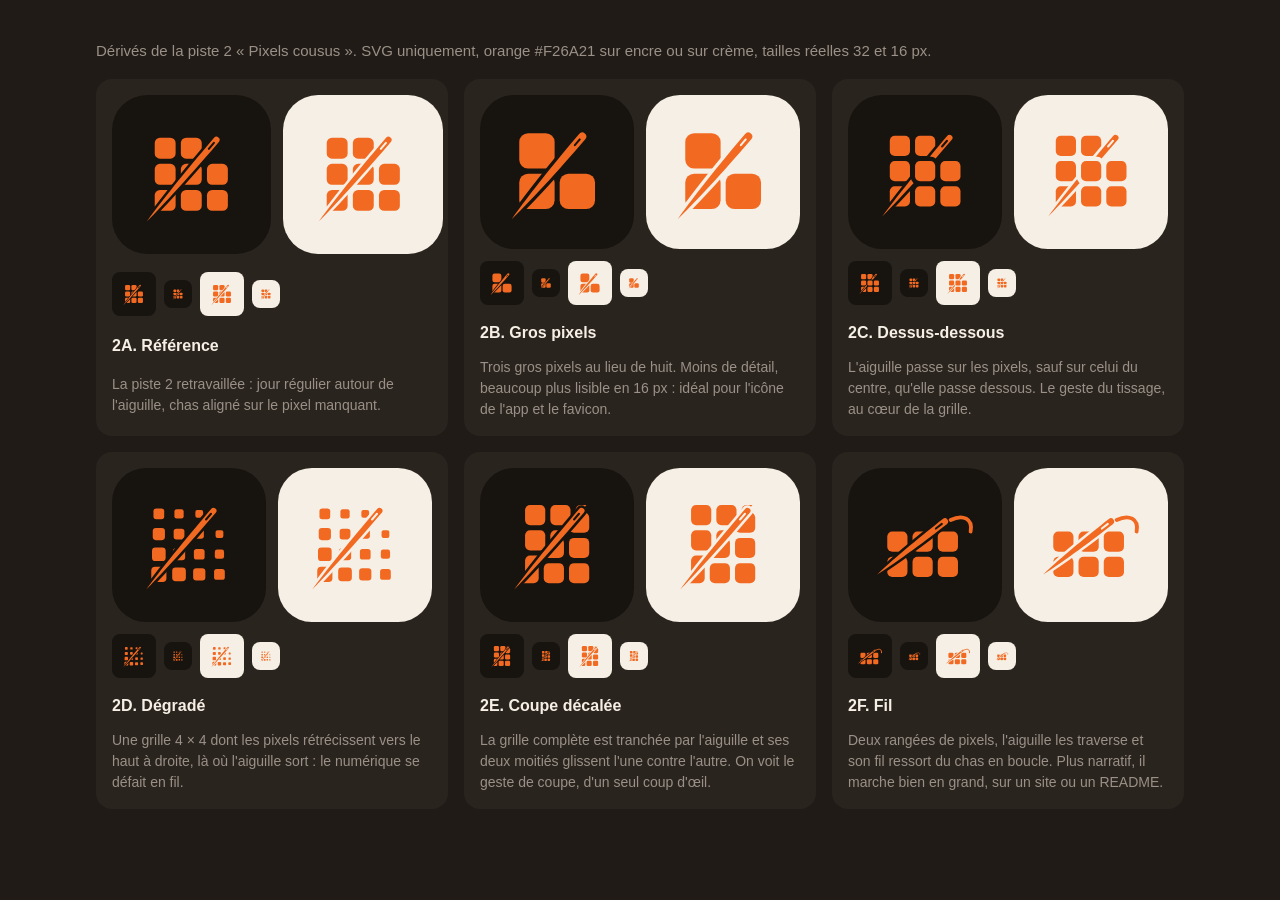
<file: brand/showcase-2.html>
<!doctype html><html lang="fr"><head><meta charset="utf-8"><meta name="viewport" content="width=device-width,initial-scale=1"><title>Weft — dérivés de Pixels cousus</title><style>*{box-sizing:border-box}body{margin:0}.lead{color:var(--muted-foreground,#9a9087);margin:0 0 16px}
.grid{display:grid;grid-template-columns:repeat(auto-fill,minmax(280px,1fr));gap:16px}
article{background:var(--card,#2a241f);color:var(--card-foreground,#F6EFE6);border-radius:16px;padding:16px;display:grid;grid-template-columns:1fr 1fr;gap:12px}
.tile{aspect-ratio:1;border-radius:22%;display:grid;place-items:center;padding:9%;color:#F26A21}.dark{background:#17130F}.light{background:#F6EFE6}
.tile svg{width:100%;height:100%;display:block}.sizes{grid-column:1/-1;display:flex;gap:8px;align-items:center;color:#F26A21}
.chip{border-radius:8px;padding:6px;display:grid;place-items:center}
h2{grid-column:1/-1;font-size:16px;font-weight:600;margin:4px 0 0}article p{grid-column:1/-1;margin:0;color:var(--muted-foreground,#9a9087);font-size:14px}body{background:#201b17;color:#F6EFE6;font:15px/1.5 -apple-system,sans-serif}main{max-width:1120px;margin:0 auto;padding:40px 16px}</style></head><body><main><p class="lead">Dérivés de la piste 2 « Pixels cousus ». SVG uniquement, orange #F26A21 sur encre ou sur crème, tailles réelles 32 et 16 px.</p><div class="grid"><article><div class="tile dark"><svg xmlns="http://www.w3.org/2000/svg" viewBox="0 0 100 100" fill="currentColor"><defs><mask id="m1a"><rect x="-20" y="-20" width="140" height="140" fill="#fff"/><path fill="#000" stroke="#000" stroke-width="4" stroke-linejoin="round" fill-rule="evenodd" d="M0,0 C23.52,-1.80 58.80,-2.4 82,-2.4 A2.4,2.4 0 0 1 82,2.4 C58.80,2.4 23.52,1.80 0,0 Z M73,-0.8 H79 A0.8,0.8 0 0 1 79,0.8 H73 A0.8,0.8 0 0 1 73,-0.8 Z" transform="translate(16,86) rotate(-49.5)"/></mask></defs><g mask="url(#m1a)"><rect x="22.00" y="22.00" width="16.00" height="16.00" rx="4.00"/><rect x="42.00" y="22.00" width="16.00" height="16.00" rx="4.00"/><rect x="22.00" y="42.00" width="16.00" height="16.00" rx="4.00"/><rect x="42.00" y="42.00" width="16.00" height="16.00" rx="4.00"/><rect x="62.00" y="42.00" width="16.00" height="16.00" rx="4.00"/><rect x="22.00" y="62.00" width="16.00" height="16.00" rx="4.00"/><rect x="42.00" y="62.00" width="16.00" height="16.00" rx="4.00"/><rect x="62.00" y="62.00" width="16.00" height="16.00" rx="4.00"/></g><path fill-rule="evenodd" d="M0,0 C23.52,-1.80 58.80,-2.4 82,-2.4 A2.4,2.4 0 0 1 82,2.4 C58.80,2.4 23.52,1.80 0,0 Z M73,-0.8 H79 A0.8,0.8 0 0 1 79,0.8 H73 A0.8,0.8 0 0 1 73,-0.8 Z" transform="translate(16,86) rotate(-49.5)"/></svg>
</div><div class="tile light"><svg xmlns="http://www.w3.org/2000/svg" viewBox="0 0 100 100" fill="currentColor"><defs><mask id="m1b"><rect x="-20" y="-20" width="140" height="140" fill="#fff"/><path fill="#000" stroke="#000" stroke-width="4" stroke-linejoin="round" fill-rule="evenodd" d="M0,0 C23.52,-1.80 58.80,-2.4 82,-2.4 A2.4,2.4 0 0 1 82,2.4 C58.80,2.4 23.52,1.80 0,0 Z M73,-0.8 H79 A0.8,0.8 0 0 1 79,0.8 H73 A0.8,0.8 0 0 1 73,-0.8 Z" transform="translate(16,86) rotate(-49.5)"/></mask></defs><g mask="url(#m1b)"><rect x="22.00" y="22.00" width="16.00" height="16.00" rx="4.00"/><rect x="42.00" y="22.00" width="16.00" height="16.00" rx="4.00"/><rect x="22.00" y="42.00" width="16.00" height="16.00" rx="4.00"/><rect x="42.00" y="42.00" width="16.00" height="16.00" rx="4.00"/><rect x="62.00" y="42.00" width="16.00" height="16.00" rx="4.00"/><rect x="22.00" y="62.00" width="16.00" height="16.00" rx="4.00"/><rect x="42.00" y="62.00" width="16.00" height="16.00" rx="4.00"/><rect x="62.00" y="62.00" width="16.00" height="16.00" rx="4.00"/></g><path fill-rule="evenodd" d="M0,0 C23.52,-1.80 58.80,-2.4 82,-2.4 A2.4,2.4 0 0 1 82,2.4 C58.80,2.4 23.52,1.80 0,0 Z M73,-0.8 H79 A0.8,0.8 0 0 1 79,0.8 H73 A0.8,0.8 0 0 1 73,-0.8 Z" transform="translate(16,86) rotate(-49.5)"/></svg>
</div><div class="sizes"><span class="chip dark"><svg width="32" height="32" xmlns="http://www.w3.org/2000/svg" viewBox="0 0 100 100" fill="currentColor"><defs><mask id="m1c"><rect x="-20" y="-20" width="140" height="140" fill="#fff"/><path fill="#000" stroke="#000" stroke-width="4" stroke-linejoin="round" fill-rule="evenodd" d="M0,0 C23.52,-1.80 58.80,-2.4 82,-2.4 A2.4,2.4 0 0 1 82,2.4 C58.80,2.4 23.52,1.80 0,0 Z M73,-0.8 H79 A0.8,0.8 0 0 1 79,0.8 H73 A0.8,0.8 0 0 1 73,-0.8 Z" transform="translate(16,86) rotate(-49.5)"/></mask></defs><g mask="url(#m1c)"><rect x="22.00" y="22.00" width="16.00" height="16.00" rx="4.00"/><rect x="42.00" y="22.00" width="16.00" height="16.00" rx="4.00"/><rect x="22.00" y="42.00" width="16.00" height="16.00" rx="4.00"/><rect x="42.00" y="42.00" width="16.00" height="16.00" rx="4.00"/><rect x="62.00" y="42.00" width="16.00" height="16.00" rx="4.00"/><rect x="22.00" y="62.00" width="16.00" height="16.00" rx="4.00"/><rect x="42.00" y="62.00" width="16.00" height="16.00" rx="4.00"/><rect x="62.00" y="62.00" width="16.00" height="16.00" rx="4.00"/></g><path fill-rule="evenodd" d="M0,0 C23.52,-1.80 58.80,-2.4 82,-2.4 A2.4,2.4 0 0 1 82,2.4 C58.80,2.4 23.52,1.80 0,0 Z M73,-0.8 H79 A0.8,0.8 0 0 1 79,0.8 H73 A0.8,0.8 0 0 1 73,-0.8 Z" transform="translate(16,86) rotate(-49.5)"/></svg>
</span><span class="chip dark"><svg width="16" height="16" xmlns="http://www.w3.org/2000/svg" viewBox="0 0 100 100" fill="currentColor"><defs><mask id="m1d"><rect x="-20" y="-20" width="140" height="140" fill="#fff"/><path fill="#000" stroke="#000" stroke-width="4" stroke-linejoin="round" fill-rule="evenodd" d="M0,0 C23.52,-1.80 58.80,-2.4 82,-2.4 A2.4,2.4 0 0 1 82,2.4 C58.80,2.4 23.52,1.80 0,0 Z M73,-0.8 H79 A0.8,0.8 0 0 1 79,0.8 H73 A0.8,0.8 0 0 1 73,-0.8 Z" transform="translate(16,86) rotate(-49.5)"/></mask></defs><g mask="url(#m1d)"><rect x="22.00" y="22.00" width="16.00" height="16.00" rx="4.00"/><rect x="42.00" y="22.00" width="16.00" height="16.00" rx="4.00"/><rect x="22.00" y="42.00" width="16.00" height="16.00" rx="4.00"/><rect x="42.00" y="42.00" width="16.00" height="16.00" rx="4.00"/><rect x="62.00" y="42.00" width="16.00" height="16.00" rx="4.00"/><rect x="22.00" y="62.00" width="16.00" height="16.00" rx="4.00"/><rect x="42.00" y="62.00" width="16.00" height="16.00" rx="4.00"/><rect x="62.00" y="62.00" width="16.00" height="16.00" rx="4.00"/></g><path fill-rule="evenodd" d="M0,0 C23.52,-1.80 58.80,-2.4 82,-2.4 A2.4,2.4 0 0 1 82,2.4 C58.80,2.4 23.52,1.80 0,0 Z M73,-0.8 H79 A0.8,0.8 0 0 1 79,0.8 H73 A0.8,0.8 0 0 1 73,-0.8 Z" transform="translate(16,86) rotate(-49.5)"/></svg>
</span><span class="chip light"><svg width="32" height="32" xmlns="http://www.w3.org/2000/svg" viewBox="0 0 100 100" fill="currentColor"><defs><mask id="m1e"><rect x="-20" y="-20" width="140" height="140" fill="#fff"/><path fill="#000" stroke="#000" stroke-width="4" stroke-linejoin="round" fill-rule="evenodd" d="M0,0 C23.52,-1.80 58.80,-2.4 82,-2.4 A2.4,2.4 0 0 1 82,2.4 C58.80,2.4 23.52,1.80 0,0 Z M73,-0.8 H79 A0.8,0.8 0 0 1 79,0.8 H73 A0.8,0.8 0 0 1 73,-0.8 Z" transform="translate(16,86) rotate(-49.5)"/></mask></defs><g mask="url(#m1e)"><rect x="22.00" y="22.00" width="16.00" height="16.00" rx="4.00"/><rect x="42.00" y="22.00" width="16.00" height="16.00" rx="4.00"/><rect x="22.00" y="42.00" width="16.00" height="16.00" rx="4.00"/><rect x="42.00" y="42.00" width="16.00" height="16.00" rx="4.00"/><rect x="62.00" y="42.00" width="16.00" height="16.00" rx="4.00"/><rect x="22.00" y="62.00" width="16.00" height="16.00" rx="4.00"/><rect x="42.00" y="62.00" width="16.00" height="16.00" rx="4.00"/><rect x="62.00" y="62.00" width="16.00" height="16.00" rx="4.00"/></g><path fill-rule="evenodd" d="M0,0 C23.52,-1.80 58.80,-2.4 82,-2.4 A2.4,2.4 0 0 1 82,2.4 C58.80,2.4 23.52,1.80 0,0 Z M73,-0.8 H79 A0.8,0.8 0 0 1 79,0.8 H73 A0.8,0.8 0 0 1 73,-0.8 Z" transform="translate(16,86) rotate(-49.5)"/></svg>
</span><span class="chip light"><svg width="16" height="16" xmlns="http://www.w3.org/2000/svg" viewBox="0 0 100 100" fill="currentColor"><defs><mask id="m1f"><rect x="-20" y="-20" width="140" height="140" fill="#fff"/><path fill="#000" stroke="#000" stroke-width="4" stroke-linejoin="round" fill-rule="evenodd" d="M0,0 C23.52,-1.80 58.80,-2.4 82,-2.4 A2.4,2.4 0 0 1 82,2.4 C58.80,2.4 23.52,1.80 0,0 Z M73,-0.8 H79 A0.8,0.8 0 0 1 79,0.8 H73 A0.8,0.8 0 0 1 73,-0.8 Z" transform="translate(16,86) rotate(-49.5)"/></mask></defs><g mask="url(#m1f)"><rect x="22.00" y="22.00" width="16.00" height="16.00" rx="4.00"/><rect x="42.00" y="22.00" width="16.00" height="16.00" rx="4.00"/><rect x="22.00" y="42.00" width="16.00" height="16.00" rx="4.00"/><rect x="42.00" y="42.00" width="16.00" height="16.00" rx="4.00"/><rect x="62.00" y="42.00" width="16.00" height="16.00" rx="4.00"/><rect x="22.00" y="62.00" width="16.00" height="16.00" rx="4.00"/><rect x="42.00" y="62.00" width="16.00" height="16.00" rx="4.00"/><rect x="62.00" y="62.00" width="16.00" height="16.00" rx="4.00"/></g><path fill-rule="evenodd" d="M0,0 C23.52,-1.80 58.80,-2.4 82,-2.4 A2.4,2.4 0 0 1 82,2.4 C58.80,2.4 23.52,1.80 0,0 Z M73,-0.8 H79 A0.8,0.8 0 0 1 79,0.8 H73 A0.8,0.8 0 0 1 73,-0.8 Z" transform="translate(16,86) rotate(-49.5)"/></svg>
</span></div><h2>2A. Référence</h2><p>La piste 2 retravaillée : jour régulier autour de l'aiguille, chas aligné sur le pixel manquant.</p></article><article><div class="tile dark"><svg xmlns="http://www.w3.org/2000/svg" viewBox="0 0 100 100" fill="currentColor"><defs><mask id="m2a"><rect x="-20" y="-20" width="140" height="140" fill="#fff"/><path fill="#000" stroke="#000" stroke-width="5" stroke-linejoin="round" fill-rule="evenodd" d="M0,0 C24.64,-2.40 61.60,-3.2 86,-3.2 A3.2,3.2 0 0 1 86,3.2 C61.60,3.2 24.64,2.40 0,0 Z M77,-0.8 H83 A0.8,0.8 0 0 1 83,0.8 H77 A0.8,0.8 0 0 1 77,-0.8 Z" transform="translate(14,88) rotate(-49.5)"/></mask></defs><g mask="url(#m2a)"><rect x="20.00" y="20.00" width="28.00" height="28.00" rx="7.00"/><rect x="20.00" y="52.00" width="28.00" height="28.00" rx="7.00"/><rect x="52.00" y="52.00" width="28.00" height="28.00" rx="7.00"/></g><path fill-rule="evenodd" d="M0,0 C24.64,-2.40 61.60,-3.2 86,-3.2 A3.2,3.2 0 0 1 86,3.2 C61.60,3.2 24.64,2.40 0,0 Z M77,-0.8 H83 A0.8,0.8 0 0 1 83,0.8 H77 A0.8,0.8 0 0 1 77,-0.8 Z" transform="translate(14,88) rotate(-49.5)"/></svg>
</div><div class="tile light"><svg xmlns="http://www.w3.org/2000/svg" viewBox="0 0 100 100" fill="currentColor"><defs><mask id="m2b"><rect x="-20" y="-20" width="140" height="140" fill="#fff"/><path fill="#000" stroke="#000" stroke-width="5" stroke-linejoin="round" fill-rule="evenodd" d="M0,0 C24.64,-2.40 61.60,-3.2 86,-3.2 A3.2,3.2 0 0 1 86,3.2 C61.60,3.2 24.64,2.40 0,0 Z M77,-0.8 H83 A0.8,0.8 0 0 1 83,0.8 H77 A0.8,0.8 0 0 1 77,-0.8 Z" transform="translate(14,88) rotate(-49.5)"/></mask></defs><g mask="url(#m2b)"><rect x="20.00" y="20.00" width="28.00" height="28.00" rx="7.00"/><rect x="20.00" y="52.00" width="28.00" height="28.00" rx="7.00"/><rect x="52.00" y="52.00" width="28.00" height="28.00" rx="7.00"/></g><path fill-rule="evenodd" d="M0,0 C24.64,-2.40 61.60,-3.2 86,-3.2 A3.2,3.2 0 0 1 86,3.2 C61.60,3.2 24.64,2.40 0,0 Z M77,-0.8 H83 A0.8,0.8 0 0 1 83,0.8 H77 A0.8,0.8 0 0 1 77,-0.8 Z" transform="translate(14,88) rotate(-49.5)"/></svg>
</div><div class="sizes"><span class="chip dark"><svg width="32" height="32" xmlns="http://www.w3.org/2000/svg" viewBox="0 0 100 100" fill="currentColor"><defs><mask id="m2c"><rect x="-20" y="-20" width="140" height="140" fill="#fff"/><path fill="#000" stroke="#000" stroke-width="5" stroke-linejoin="round" fill-rule="evenodd" d="M0,0 C24.64,-2.40 61.60,-3.2 86,-3.2 A3.2,3.2 0 0 1 86,3.2 C61.60,3.2 24.64,2.40 0,0 Z M77,-0.8 H83 A0.8,0.8 0 0 1 83,0.8 H77 A0.8,0.8 0 0 1 77,-0.8 Z" transform="translate(14,88) rotate(-49.5)"/></mask></defs><g mask="url(#m2c)"><rect x="20.00" y="20.00" width="28.00" height="28.00" rx="7.00"/><rect x="20.00" y="52.00" width="28.00" height="28.00" rx="7.00"/><rect x="52.00" y="52.00" width="28.00" height="28.00" rx="7.00"/></g><path fill-rule="evenodd" d="M0,0 C24.64,-2.40 61.60,-3.2 86,-3.2 A3.2,3.2 0 0 1 86,3.2 C61.60,3.2 24.64,2.40 0,0 Z M77,-0.8 H83 A0.8,0.8 0 0 1 83,0.8 H77 A0.8,0.8 0 0 1 77,-0.8 Z" transform="translate(14,88) rotate(-49.5)"/></svg>
</span><span class="chip dark"><svg width="16" height="16" xmlns="http://www.w3.org/2000/svg" viewBox="0 0 100 100" fill="currentColor"><defs><mask id="m2d"><rect x="-20" y="-20" width="140" height="140" fill="#fff"/><path fill="#000" stroke="#000" stroke-width="5" stroke-linejoin="round" fill-rule="evenodd" d="M0,0 C24.64,-2.40 61.60,-3.2 86,-3.2 A3.2,3.2 0 0 1 86,3.2 C61.60,3.2 24.64,2.40 0,0 Z M77,-0.8 H83 A0.8,0.8 0 0 1 83,0.8 H77 A0.8,0.8 0 0 1 77,-0.8 Z" transform="translate(14,88) rotate(-49.5)"/></mask></defs><g mask="url(#m2d)"><rect x="20.00" y="20.00" width="28.00" height="28.00" rx="7.00"/><rect x="20.00" y="52.00" width="28.00" height="28.00" rx="7.00"/><rect x="52.00" y="52.00" width="28.00" height="28.00" rx="7.00"/></g><path fill-rule="evenodd" d="M0,0 C24.64,-2.40 61.60,-3.2 86,-3.2 A3.2,3.2 0 0 1 86,3.2 C61.60,3.2 24.64,2.40 0,0 Z M77,-0.8 H83 A0.8,0.8 0 0 1 83,0.8 H77 A0.8,0.8 0 0 1 77,-0.8 Z" transform="translate(14,88) rotate(-49.5)"/></svg>
</span><span class="chip light"><svg width="32" height="32" xmlns="http://www.w3.org/2000/svg" viewBox="0 0 100 100" fill="currentColor"><defs><mask id="m2e"><rect x="-20" y="-20" width="140" height="140" fill="#fff"/><path fill="#000" stroke="#000" stroke-width="5" stroke-linejoin="round" fill-rule="evenodd" d="M0,0 C24.64,-2.40 61.60,-3.2 86,-3.2 A3.2,3.2 0 0 1 86,3.2 C61.60,3.2 24.64,2.40 0,0 Z M77,-0.8 H83 A0.8,0.8 0 0 1 83,0.8 H77 A0.8,0.8 0 0 1 77,-0.8 Z" transform="translate(14,88) rotate(-49.5)"/></mask></defs><g mask="url(#m2e)"><rect x="20.00" y="20.00" width="28.00" height="28.00" rx="7.00"/><rect x="20.00" y="52.00" width="28.00" height="28.00" rx="7.00"/><rect x="52.00" y="52.00" width="28.00" height="28.00" rx="7.00"/></g><path fill-rule="evenodd" d="M0,0 C24.64,-2.40 61.60,-3.2 86,-3.2 A3.2,3.2 0 0 1 86,3.2 C61.60,3.2 24.64,2.40 0,0 Z M77,-0.8 H83 A0.8,0.8 0 0 1 83,0.8 H77 A0.8,0.8 0 0 1 77,-0.8 Z" transform="translate(14,88) rotate(-49.5)"/></svg>
</span><span class="chip light"><svg width="16" height="16" xmlns="http://www.w3.org/2000/svg" viewBox="0 0 100 100" fill="currentColor"><defs><mask id="m2f"><rect x="-20" y="-20" width="140" height="140" fill="#fff"/><path fill="#000" stroke="#000" stroke-width="5" stroke-linejoin="round" fill-rule="evenodd" d="M0,0 C24.64,-2.40 61.60,-3.2 86,-3.2 A3.2,3.2 0 0 1 86,3.2 C61.60,3.2 24.64,2.40 0,0 Z M77,-0.8 H83 A0.8,0.8 0 0 1 83,0.8 H77 A0.8,0.8 0 0 1 77,-0.8 Z" transform="translate(14,88) rotate(-49.5)"/></mask></defs><g mask="url(#m2f)"><rect x="20.00" y="20.00" width="28.00" height="28.00" rx="7.00"/><rect x="20.00" y="52.00" width="28.00" height="28.00" rx="7.00"/><rect x="52.00" y="52.00" width="28.00" height="28.00" rx="7.00"/></g><path fill-rule="evenodd" d="M0,0 C24.64,-2.40 61.60,-3.2 86,-3.2 A3.2,3.2 0 0 1 86,3.2 C61.60,3.2 24.64,2.40 0,0 Z M77,-0.8 H83 A0.8,0.8 0 0 1 83,0.8 H77 A0.8,0.8 0 0 1 77,-0.8 Z" transform="translate(14,88) rotate(-49.5)"/></svg>
</span></div><h2>2B. Gros pixels</h2><p>Trois gros pixels au lieu de huit. Moins de détail, beaucoup plus lisible en 16 px : idéal pour l'icône de l'app et le favicon.</p></article><article><div class="tile dark"><svg xmlns="http://www.w3.org/2000/svg" viewBox="0 0 100 100" fill="currentColor"><defs><mask id="m3a"><rect x="-20" y="-20" width="140" height="140" fill="#fff"/><path fill="#000" stroke="#000" stroke-width="4" stroke-linejoin="round" fill-rule="evenodd" d="M0,0 C23.52,-1.80 58.80,-2.4 82,-2.4 A2.4,2.4 0 0 1 82,2.4 C58.80,2.4 23.52,1.80 0,0 Z M73,-0.8 H79 A0.8,0.8 0 0 1 79,0.8 H73 A0.8,0.8 0 0 1 73,-0.8 Z" transform="translate(16,86) rotate(-49.5)"/></mask><mask id="n3a"><rect x="-20" y="-20" width="140" height="140" fill="#fff"/><rect fill="#000" stroke="#000" stroke-width="7" x="42.00" y="42.00" width="16.00" height="16.00" rx="4.00"/></mask></defs><g mask="url(#m3a)"><rect x="22.00" y="22.00" width="16.00" height="16.00" rx="4.00"/><rect x="42.00" y="22.00" width="16.00" height="16.00" rx="4.00"/><rect x="22.00" y="42.00" width="16.00" height="16.00" rx="4.00"/><rect x="62.00" y="42.00" width="16.00" height="16.00" rx="4.00"/><rect x="22.00" y="62.00" width="16.00" height="16.00" rx="4.00"/><rect x="42.00" y="62.00" width="16.00" height="16.00" rx="4.00"/><rect x="62.00" y="62.00" width="16.00" height="16.00" rx="4.00"/></g><rect x="42.00" y="42.00" width="16.00" height="16.00" rx="4.00"/><g mask="url(#n3a)"><path fill-rule="evenodd" d="M0,0 C23.52,-1.80 58.80,-2.4 82,-2.4 A2.4,2.4 0 0 1 82,2.4 C58.80,2.4 23.52,1.80 0,0 Z M73,-0.8 H79 A0.8,0.8 0 0 1 79,0.8 H73 A0.8,0.8 0 0 1 73,-0.8 Z" transform="translate(16,86) rotate(-49.5)"/></g></svg>
</div><div class="tile light"><svg xmlns="http://www.w3.org/2000/svg" viewBox="0 0 100 100" fill="currentColor"><defs><mask id="m3b"><rect x="-20" y="-20" width="140" height="140" fill="#fff"/><path fill="#000" stroke="#000" stroke-width="4" stroke-linejoin="round" fill-rule="evenodd" d="M0,0 C23.52,-1.80 58.80,-2.4 82,-2.4 A2.4,2.4 0 0 1 82,2.4 C58.80,2.4 23.52,1.80 0,0 Z M73,-0.8 H79 A0.8,0.8 0 0 1 79,0.8 H73 A0.8,0.8 0 0 1 73,-0.8 Z" transform="translate(16,86) rotate(-49.5)"/></mask><mask id="n3b"><rect x="-20" y="-20" width="140" height="140" fill="#fff"/><rect fill="#000" stroke="#000" stroke-width="7" x="42.00" y="42.00" width="16.00" height="16.00" rx="4.00"/></mask></defs><g mask="url(#m3b)"><rect x="22.00" y="22.00" width="16.00" height="16.00" rx="4.00"/><rect x="42.00" y="22.00" width="16.00" height="16.00" rx="4.00"/><rect x="22.00" y="42.00" width="16.00" height="16.00" rx="4.00"/><rect x="62.00" y="42.00" width="16.00" height="16.00" rx="4.00"/><rect x="22.00" y="62.00" width="16.00" height="16.00" rx="4.00"/><rect x="42.00" y="62.00" width="16.00" height="16.00" rx="4.00"/><rect x="62.00" y="62.00" width="16.00" height="16.00" rx="4.00"/></g><rect x="42.00" y="42.00" width="16.00" height="16.00" rx="4.00"/><g mask="url(#n3b)"><path fill-rule="evenodd" d="M0,0 C23.52,-1.80 58.80,-2.4 82,-2.4 A2.4,2.4 0 0 1 82,2.4 C58.80,2.4 23.52,1.80 0,0 Z M73,-0.8 H79 A0.8,0.8 0 0 1 79,0.8 H73 A0.8,0.8 0 0 1 73,-0.8 Z" transform="translate(16,86) rotate(-49.5)"/></g></svg>
</div><div class="sizes"><span class="chip dark"><svg width="32" height="32" xmlns="http://www.w3.org/2000/svg" viewBox="0 0 100 100" fill="currentColor"><defs><mask id="m3c"><rect x="-20" y="-20" width="140" height="140" fill="#fff"/><path fill="#000" stroke="#000" stroke-width="4" stroke-linejoin="round" fill-rule="evenodd" d="M0,0 C23.52,-1.80 58.80,-2.4 82,-2.4 A2.4,2.4 0 0 1 82,2.4 C58.80,2.4 23.52,1.80 0,0 Z M73,-0.8 H79 A0.8,0.8 0 0 1 79,0.8 H73 A0.8,0.8 0 0 1 73,-0.8 Z" transform="translate(16,86) rotate(-49.5)"/></mask><mask id="n3c"><rect x="-20" y="-20" width="140" height="140" fill="#fff"/><rect fill="#000" stroke="#000" stroke-width="7" x="42.00" y="42.00" width="16.00" height="16.00" rx="4.00"/></mask></defs><g mask="url(#m3c)"><rect x="22.00" y="22.00" width="16.00" height="16.00" rx="4.00"/><rect x="42.00" y="22.00" width="16.00" height="16.00" rx="4.00"/><rect x="22.00" y="42.00" width="16.00" height="16.00" rx="4.00"/><rect x="62.00" y="42.00" width="16.00" height="16.00" rx="4.00"/><rect x="22.00" y="62.00" width="16.00" height="16.00" rx="4.00"/><rect x="42.00" y="62.00" width="16.00" height="16.00" rx="4.00"/><rect x="62.00" y="62.00" width="16.00" height="16.00" rx="4.00"/></g><rect x="42.00" y="42.00" width="16.00" height="16.00" rx="4.00"/><g mask="url(#n3c)"><path fill-rule="evenodd" d="M0,0 C23.52,-1.80 58.80,-2.4 82,-2.4 A2.4,2.4 0 0 1 82,2.4 C58.80,2.4 23.52,1.80 0,0 Z M73,-0.8 H79 A0.8,0.8 0 0 1 79,0.8 H73 A0.8,0.8 0 0 1 73,-0.8 Z" transform="translate(16,86) rotate(-49.5)"/></g></svg>
</span><span class="chip dark"><svg width="16" height="16" xmlns="http://www.w3.org/2000/svg" viewBox="0 0 100 100" fill="currentColor"><defs><mask id="m3d"><rect x="-20" y="-20" width="140" height="140" fill="#fff"/><path fill="#000" stroke="#000" stroke-width="4" stroke-linejoin="round" fill-rule="evenodd" d="M0,0 C23.52,-1.80 58.80,-2.4 82,-2.4 A2.4,2.4 0 0 1 82,2.4 C58.80,2.4 23.52,1.80 0,0 Z M73,-0.8 H79 A0.8,0.8 0 0 1 79,0.8 H73 A0.8,0.8 0 0 1 73,-0.8 Z" transform="translate(16,86) rotate(-49.5)"/></mask><mask id="n3d"><rect x="-20" y="-20" width="140" height="140" fill="#fff"/><rect fill="#000" stroke="#000" stroke-width="7" x="42.00" y="42.00" width="16.00" height="16.00" rx="4.00"/></mask></defs><g mask="url(#m3d)"><rect x="22.00" y="22.00" width="16.00" height="16.00" rx="4.00"/><rect x="42.00" y="22.00" width="16.00" height="16.00" rx="4.00"/><rect x="22.00" y="42.00" width="16.00" height="16.00" rx="4.00"/><rect x="62.00" y="42.00" width="16.00" height="16.00" rx="4.00"/><rect x="22.00" y="62.00" width="16.00" height="16.00" rx="4.00"/><rect x="42.00" y="62.00" width="16.00" height="16.00" rx="4.00"/><rect x="62.00" y="62.00" width="16.00" height="16.00" rx="4.00"/></g><rect x="42.00" y="42.00" width="16.00" height="16.00" rx="4.00"/><g mask="url(#n3d)"><path fill-rule="evenodd" d="M0,0 C23.52,-1.80 58.80,-2.4 82,-2.4 A2.4,2.4 0 0 1 82,2.4 C58.80,2.4 23.52,1.80 0,0 Z M73,-0.8 H79 A0.8,0.8 0 0 1 79,0.8 H73 A0.8,0.8 0 0 1 73,-0.8 Z" transform="translate(16,86) rotate(-49.5)"/></g></svg>
</span><span class="chip light"><svg width="32" height="32" xmlns="http://www.w3.org/2000/svg" viewBox="0 0 100 100" fill="currentColor"><defs><mask id="m3e"><rect x="-20" y="-20" width="140" height="140" fill="#fff"/><path fill="#000" stroke="#000" stroke-width="4" stroke-linejoin="round" fill-rule="evenodd" d="M0,0 C23.52,-1.80 58.80,-2.4 82,-2.4 A2.4,2.4 0 0 1 82,2.4 C58.80,2.4 23.52,1.80 0,0 Z M73,-0.8 H79 A0.8,0.8 0 0 1 79,0.8 H73 A0.8,0.8 0 0 1 73,-0.8 Z" transform="translate(16,86) rotate(-49.5)"/></mask><mask id="n3e"><rect x="-20" y="-20" width="140" height="140" fill="#fff"/><rect fill="#000" stroke="#000" stroke-width="7" x="42.00" y="42.00" width="16.00" height="16.00" rx="4.00"/></mask></defs><g mask="url(#m3e)"><rect x="22.00" y="22.00" width="16.00" height="16.00" rx="4.00"/><rect x="42.00" y="22.00" width="16.00" height="16.00" rx="4.00"/><rect x="22.00" y="42.00" width="16.00" height="16.00" rx="4.00"/><rect x="62.00" y="42.00" width="16.00" height="16.00" rx="4.00"/><rect x="22.00" y="62.00" width="16.00" height="16.00" rx="4.00"/><rect x="42.00" y="62.00" width="16.00" height="16.00" rx="4.00"/><rect x="62.00" y="62.00" width="16.00" height="16.00" rx="4.00"/></g><rect x="42.00" y="42.00" width="16.00" height="16.00" rx="4.00"/><g mask="url(#n3e)"><path fill-rule="evenodd" d="M0,0 C23.52,-1.80 58.80,-2.4 82,-2.4 A2.4,2.4 0 0 1 82,2.4 C58.80,2.4 23.52,1.80 0,0 Z M73,-0.8 H79 A0.8,0.8 0 0 1 79,0.8 H73 A0.8,0.8 0 0 1 73,-0.8 Z" transform="translate(16,86) rotate(-49.5)"/></g></svg>
</span><span class="chip light"><svg width="16" height="16" xmlns="http://www.w3.org/2000/svg" viewBox="0 0 100 100" fill="currentColor"><defs><mask id="m3f"><rect x="-20" y="-20" width="140" height="140" fill="#fff"/><path fill="#000" stroke="#000" stroke-width="4" stroke-linejoin="round" fill-rule="evenodd" d="M0,0 C23.52,-1.80 58.80,-2.4 82,-2.4 A2.4,2.4 0 0 1 82,2.4 C58.80,2.4 23.52,1.80 0,0 Z M73,-0.8 H79 A0.8,0.8 0 0 1 79,0.8 H73 A0.8,0.8 0 0 1 73,-0.8 Z" transform="translate(16,86) rotate(-49.5)"/></mask><mask id="n3f"><rect x="-20" y="-20" width="140" height="140" fill="#fff"/><rect fill="#000" stroke="#000" stroke-width="7" x="42.00" y="42.00" width="16.00" height="16.00" rx="4.00"/></mask></defs><g mask="url(#m3f)"><rect x="22.00" y="22.00" width="16.00" height="16.00" rx="4.00"/><rect x="42.00" y="22.00" width="16.00" height="16.00" rx="4.00"/><rect x="22.00" y="42.00" width="16.00" height="16.00" rx="4.00"/><rect x="62.00" y="42.00" width="16.00" height="16.00" rx="4.00"/><rect x="22.00" y="62.00" width="16.00" height="16.00" rx="4.00"/><rect x="42.00" y="62.00" width="16.00" height="16.00" rx="4.00"/><rect x="62.00" y="62.00" width="16.00" height="16.00" rx="4.00"/></g><rect x="42.00" y="42.00" width="16.00" height="16.00" rx="4.00"/><g mask="url(#n3f)"><path fill-rule="evenodd" d="M0,0 C23.52,-1.80 58.80,-2.4 82,-2.4 A2.4,2.4 0 0 1 82,2.4 C58.80,2.4 23.52,1.80 0,0 Z M73,-0.8 H79 A0.8,0.8 0 0 1 79,0.8 H73 A0.8,0.8 0 0 1 73,-0.8 Z" transform="translate(16,86) rotate(-49.5)"/></g></svg>
</span></div><h2>2C. Dessus-dessous</h2><p>L'aiguille passe sur les pixels, sauf sur celui du centre, qu'elle passe dessous. Le geste du tissage, au cœur de la grille.</p></article><article><div class="tile dark"><svg xmlns="http://www.w3.org/2000/svg" viewBox="0 0 100 100" fill="currentColor"><defs><mask id="m4a"><rect x="-20" y="-20" width="140" height="140" fill="#fff"/><path fill="#000" stroke="#000" stroke-width="4" stroke-linejoin="round" fill-rule="evenodd" d="M0,0 C23.52,-1.80 58.80,-2.4 82,-2.4 A2.4,2.4 0 0 1 82,2.4 C58.80,2.4 23.52,1.80 0,0 Z M73,-0.8 H79 A0.8,0.8 0 0 1 79,0.8 H73 A0.8,0.8 0 0 1 73,-0.8 Z" transform="translate(16,86) rotate(-49.5)"/></mask></defs><g mask="url(#m4a)"><rect x="21.75" y="21.75" width="8.50" height="8.50" rx="2.12"/><rect x="38.33" y="22.33" width="7.33" height="7.33" rx="1.83"/><rect x="54.92" y="22.92" width="6.17" height="6.17" rx="1.54"/><rect x="21.17" y="37.17" width="9.67" height="9.67" rx="2.42"/><rect x="37.75" y="37.75" width="8.50" height="8.50" rx="2.12"/><rect x="54.33" y="38.33" width="7.33" height="7.33" rx="1.83"/><rect x="70.92" y="38.92" width="6.17" height="6.17" rx="1.54"/><rect x="20.58" y="52.58" width="10.83" height="10.83" rx="2.71"/><rect x="37.17" y="53.17" width="9.67" height="9.67" rx="2.42"/><rect x="53.75" y="53.75" width="8.50" height="8.50" rx="2.12"/><rect x="70.33" y="54.33" width="7.33" height="7.33" rx="1.83"/><rect x="20.00" y="68.00" width="12.00" height="12.00" rx="3.00"/><rect x="36.58" y="68.58" width="10.83" height="10.83" rx="2.71"/><rect x="53.17" y="69.17" width="9.67" height="9.67" rx="2.42"/><rect x="69.75" y="69.75" width="8.50" height="8.50" rx="2.12"/></g><path fill-rule="evenodd" d="M0,0 C23.52,-1.80 58.80,-2.4 82,-2.4 A2.4,2.4 0 0 1 82,2.4 C58.80,2.4 23.52,1.80 0,0 Z M73,-0.8 H79 A0.8,0.8 0 0 1 79,0.8 H73 A0.8,0.8 0 0 1 73,-0.8 Z" transform="translate(16,86) rotate(-49.5)"/></svg>
</div><div class="tile light"><svg xmlns="http://www.w3.org/2000/svg" viewBox="0 0 100 100" fill="currentColor"><defs><mask id="m4b"><rect x="-20" y="-20" width="140" height="140" fill="#fff"/><path fill="#000" stroke="#000" stroke-width="4" stroke-linejoin="round" fill-rule="evenodd" d="M0,0 C23.52,-1.80 58.80,-2.4 82,-2.4 A2.4,2.4 0 0 1 82,2.4 C58.80,2.4 23.52,1.80 0,0 Z M73,-0.8 H79 A0.8,0.8 0 0 1 79,0.8 H73 A0.8,0.8 0 0 1 73,-0.8 Z" transform="translate(16,86) rotate(-49.5)"/></mask></defs><g mask="url(#m4b)"><rect x="21.75" y="21.75" width="8.50" height="8.50" rx="2.12"/><rect x="38.33" y="22.33" width="7.33" height="7.33" rx="1.83"/><rect x="54.92" y="22.92" width="6.17" height="6.17" rx="1.54"/><rect x="21.17" y="37.17" width="9.67" height="9.67" rx="2.42"/><rect x="37.75" y="37.75" width="8.50" height="8.50" rx="2.12"/><rect x="54.33" y="38.33" width="7.33" height="7.33" rx="1.83"/><rect x="70.92" y="38.92" width="6.17" height="6.17" rx="1.54"/><rect x="20.58" y="52.58" width="10.83" height="10.83" rx="2.71"/><rect x="37.17" y="53.17" width="9.67" height="9.67" rx="2.42"/><rect x="53.75" y="53.75" width="8.50" height="8.50" rx="2.12"/><rect x="70.33" y="54.33" width="7.33" height="7.33" rx="1.83"/><rect x="20.00" y="68.00" width="12.00" height="12.00" rx="3.00"/><rect x="36.58" y="68.58" width="10.83" height="10.83" rx="2.71"/><rect x="53.17" y="69.17" width="9.67" height="9.67" rx="2.42"/><rect x="69.75" y="69.75" width="8.50" height="8.50" rx="2.12"/></g><path fill-rule="evenodd" d="M0,0 C23.52,-1.80 58.80,-2.4 82,-2.4 A2.4,2.4 0 0 1 82,2.4 C58.80,2.4 23.52,1.80 0,0 Z M73,-0.8 H79 A0.8,0.8 0 0 1 79,0.8 H73 A0.8,0.8 0 0 1 73,-0.8 Z" transform="translate(16,86) rotate(-49.5)"/></svg>
</div><div class="sizes"><span class="chip dark"><svg width="32" height="32" xmlns="http://www.w3.org/2000/svg" viewBox="0 0 100 100" fill="currentColor"><defs><mask id="m4c"><rect x="-20" y="-20" width="140" height="140" fill="#fff"/><path fill="#000" stroke="#000" stroke-width="4" stroke-linejoin="round" fill-rule="evenodd" d="M0,0 C23.52,-1.80 58.80,-2.4 82,-2.4 A2.4,2.4 0 0 1 82,2.4 C58.80,2.4 23.52,1.80 0,0 Z M73,-0.8 H79 A0.8,0.8 0 0 1 79,0.8 H73 A0.8,0.8 0 0 1 73,-0.8 Z" transform="translate(16,86) rotate(-49.5)"/></mask></defs><g mask="url(#m4c)"><rect x="21.75" y="21.75" width="8.50" height="8.50" rx="2.12"/><rect x="38.33" y="22.33" width="7.33" height="7.33" rx="1.83"/><rect x="54.92" y="22.92" width="6.17" height="6.17" rx="1.54"/><rect x="21.17" y="37.17" width="9.67" height="9.67" rx="2.42"/><rect x="37.75" y="37.75" width="8.50" height="8.50" rx="2.12"/><rect x="54.33" y="38.33" width="7.33" height="7.33" rx="1.83"/><rect x="70.92" y="38.92" width="6.17" height="6.17" rx="1.54"/><rect x="20.58" y="52.58" width="10.83" height="10.83" rx="2.71"/><rect x="37.17" y="53.17" width="9.67" height="9.67" rx="2.42"/><rect x="53.75" y="53.75" width="8.50" height="8.50" rx="2.12"/><rect x="70.33" y="54.33" width="7.33" height="7.33" rx="1.83"/><rect x="20.00" y="68.00" width="12.00" height="12.00" rx="3.00"/><rect x="36.58" y="68.58" width="10.83" height="10.83" rx="2.71"/><rect x="53.17" y="69.17" width="9.67" height="9.67" rx="2.42"/><rect x="69.75" y="69.75" width="8.50" height="8.50" rx="2.12"/></g><path fill-rule="evenodd" d="M0,0 C23.52,-1.80 58.80,-2.4 82,-2.4 A2.4,2.4 0 0 1 82,2.4 C58.80,2.4 23.52,1.80 0,0 Z M73,-0.8 H79 A0.8,0.8 0 0 1 79,0.8 H73 A0.8,0.8 0 0 1 73,-0.8 Z" transform="translate(16,86) rotate(-49.5)"/></svg>
</span><span class="chip dark"><svg width="16" height="16" xmlns="http://www.w3.org/2000/svg" viewBox="0 0 100 100" fill="currentColor"><defs><mask id="m4d"><rect x="-20" y="-20" width="140" height="140" fill="#fff"/><path fill="#000" stroke="#000" stroke-width="4" stroke-linejoin="round" fill-rule="evenodd" d="M0,0 C23.52,-1.80 58.80,-2.4 82,-2.4 A2.4,2.4 0 0 1 82,2.4 C58.80,2.4 23.52,1.80 0,0 Z M73,-0.8 H79 A0.8,0.8 0 0 1 79,0.8 H73 A0.8,0.8 0 0 1 73,-0.8 Z" transform="translate(16,86) rotate(-49.5)"/></mask></defs><g mask="url(#m4d)"><rect x="21.75" y="21.75" width="8.50" height="8.50" rx="2.12"/><rect x="38.33" y="22.33" width="7.33" height="7.33" rx="1.83"/><rect x="54.92" y="22.92" width="6.17" height="6.17" rx="1.54"/><rect x="21.17" y="37.17" width="9.67" height="9.67" rx="2.42"/><rect x="37.75" y="37.75" width="8.50" height="8.50" rx="2.12"/><rect x="54.33" y="38.33" width="7.33" height="7.33" rx="1.83"/><rect x="70.92" y="38.92" width="6.17" height="6.17" rx="1.54"/><rect x="20.58" y="52.58" width="10.83" height="10.83" rx="2.71"/><rect x="37.17" y="53.17" width="9.67" height="9.67" rx="2.42"/><rect x="53.75" y="53.75" width="8.50" height="8.50" rx="2.12"/><rect x="70.33" y="54.33" width="7.33" height="7.33" rx="1.83"/><rect x="20.00" y="68.00" width="12.00" height="12.00" rx="3.00"/><rect x="36.58" y="68.58" width="10.83" height="10.83" rx="2.71"/><rect x="53.17" y="69.17" width="9.67" height="9.67" rx="2.42"/><rect x="69.75" y="69.75" width="8.50" height="8.50" rx="2.12"/></g><path fill-rule="evenodd" d="M0,0 C23.52,-1.80 58.80,-2.4 82,-2.4 A2.4,2.4 0 0 1 82,2.4 C58.80,2.4 23.52,1.80 0,0 Z M73,-0.8 H79 A0.8,0.8 0 0 1 79,0.8 H73 A0.8,0.8 0 0 1 73,-0.8 Z" transform="translate(16,86) rotate(-49.5)"/></svg>
</span><span class="chip light"><svg width="32" height="32" xmlns="http://www.w3.org/2000/svg" viewBox="0 0 100 100" fill="currentColor"><defs><mask id="m4e"><rect x="-20" y="-20" width="140" height="140" fill="#fff"/><path fill="#000" stroke="#000" stroke-width="4" stroke-linejoin="round" fill-rule="evenodd" d="M0,0 C23.52,-1.80 58.80,-2.4 82,-2.4 A2.4,2.4 0 0 1 82,2.4 C58.80,2.4 23.52,1.80 0,0 Z M73,-0.8 H79 A0.8,0.8 0 0 1 79,0.8 H73 A0.8,0.8 0 0 1 73,-0.8 Z" transform="translate(16,86) rotate(-49.5)"/></mask></defs><g mask="url(#m4e)"><rect x="21.75" y="21.75" width="8.50" height="8.50" rx="2.12"/><rect x="38.33" y="22.33" width="7.33" height="7.33" rx="1.83"/><rect x="54.92" y="22.92" width="6.17" height="6.17" rx="1.54"/><rect x="21.17" y="37.17" width="9.67" height="9.67" rx="2.42"/><rect x="37.75" y="37.75" width="8.50" height="8.50" rx="2.12"/><rect x="54.33" y="38.33" width="7.33" height="7.33" rx="1.83"/><rect x="70.92" y="38.92" width="6.17" height="6.17" rx="1.54"/><rect x="20.58" y="52.58" width="10.83" height="10.83" rx="2.71"/><rect x="37.17" y="53.17" width="9.67" height="9.67" rx="2.42"/><rect x="53.75" y="53.75" width="8.50" height="8.50" rx="2.12"/><rect x="70.33" y="54.33" width="7.33" height="7.33" rx="1.83"/><rect x="20.00" y="68.00" width="12.00" height="12.00" rx="3.00"/><rect x="36.58" y="68.58" width="10.83" height="10.83" rx="2.71"/><rect x="53.17" y="69.17" width="9.67" height="9.67" rx="2.42"/><rect x="69.75" y="69.75" width="8.50" height="8.50" rx="2.12"/></g><path fill-rule="evenodd" d="M0,0 C23.52,-1.80 58.80,-2.4 82,-2.4 A2.4,2.4 0 0 1 82,2.4 C58.80,2.4 23.52,1.80 0,0 Z M73,-0.8 H79 A0.8,0.8 0 0 1 79,0.8 H73 A0.8,0.8 0 0 1 73,-0.8 Z" transform="translate(16,86) rotate(-49.5)"/></svg>
</span><span class="chip light"><svg width="16" height="16" xmlns="http://www.w3.org/2000/svg" viewBox="0 0 100 100" fill="currentColor"><defs><mask id="m4f"><rect x="-20" y="-20" width="140" height="140" fill="#fff"/><path fill="#000" stroke="#000" stroke-width="4" stroke-linejoin="round" fill-rule="evenodd" d="M0,0 C23.52,-1.80 58.80,-2.4 82,-2.4 A2.4,2.4 0 0 1 82,2.4 C58.80,2.4 23.52,1.80 0,0 Z M73,-0.8 H79 A0.8,0.8 0 0 1 79,0.8 H73 A0.8,0.8 0 0 1 73,-0.8 Z" transform="translate(16,86) rotate(-49.5)"/></mask></defs><g mask="url(#m4f)"><rect x="21.75" y="21.75" width="8.50" height="8.50" rx="2.12"/><rect x="38.33" y="22.33" width="7.33" height="7.33" rx="1.83"/><rect x="54.92" y="22.92" width="6.17" height="6.17" rx="1.54"/><rect x="21.17" y="37.17" width="9.67" height="9.67" rx="2.42"/><rect x="37.75" y="37.75" width="8.50" height="8.50" rx="2.12"/><rect x="54.33" y="38.33" width="7.33" height="7.33" rx="1.83"/><rect x="70.92" y="38.92" width="6.17" height="6.17" rx="1.54"/><rect x="20.58" y="52.58" width="10.83" height="10.83" rx="2.71"/><rect x="37.17" y="53.17" width="9.67" height="9.67" rx="2.42"/><rect x="53.75" y="53.75" width="8.50" height="8.50" rx="2.12"/><rect x="70.33" y="54.33" width="7.33" height="7.33" rx="1.83"/><rect x="20.00" y="68.00" width="12.00" height="12.00" rx="3.00"/><rect x="36.58" y="68.58" width="10.83" height="10.83" rx="2.71"/><rect x="53.17" y="69.17" width="9.67" height="9.67" rx="2.42"/><rect x="69.75" y="69.75" width="8.50" height="8.50" rx="2.12"/></g><path fill-rule="evenodd" d="M0,0 C23.52,-1.80 58.80,-2.4 82,-2.4 A2.4,2.4 0 0 1 82,2.4 C58.80,2.4 23.52,1.80 0,0 Z M73,-0.8 H79 A0.8,0.8 0 0 1 79,0.8 H73 A0.8,0.8 0 0 1 73,-0.8 Z" transform="translate(16,86) rotate(-49.5)"/></svg>
</span></div><h2>2D. Dégradé</h2><p>Une grille 4 × 4 dont les pixels rétrécissent vers le haut à droite, là où l'aiguille sort : le numérique se défait en fil.</p></article><article><div class="tile dark"><svg xmlns="http://www.w3.org/2000/svg" viewBox="0 0 100 100" fill="currentColor"><defs><mask id="h5ai"><path d="M-20,-20 H120 L145.9,-66.1 L-113.9,238.1 Z" fill="#fff"/><path fill="#000" stroke="#000" stroke-width="4" stroke-linejoin="round" fill-rule="evenodd" d="M0,0 C23.52,-1.80 58.80,-2.4 82,-2.4 A2.4,2.4 0 0 1 82,2.4 C58.80,2.4 23.52,1.80 0,0 Z M73,-0.8 H79 A0.8,0.8 0 0 1 79,0.8 H73 A0.8,0.8 0 0 1 73,-0.8 Z" transform="translate(16,86) rotate(-49.5)"/></mask><mask id="l5ao"><rect x="-20" y="-20" width="140" height="140" fill="#fff"/><path d="M-20,-20 H120 L145.9,-66.1 L-113.9,238.1 Z" fill="#000"/><path fill="#000" stroke="#000" stroke-width="4" stroke-linejoin="round" fill-rule="evenodd" d="M0,0 C23.52,-1.80 58.80,-2.4 82,-2.4 A2.4,2.4 0 0 1 82,2.4 C58.80,2.4 23.52,1.80 0,0 Z M73,-0.8 H79 A0.8,0.8 0 0 1 79,0.8 H73 A0.8,0.8 0 0 1 73,-0.8 Z" transform="translate(16,86) rotate(-49.5)"/></mask></defs><g mask="url(#h5ai)"><g transform="translate(2.60,-3.04)"><rect x="22.00" y="22.00" width="16.00" height="16.00" rx="4.00"/><rect x="42.00" y="22.00" width="16.00" height="16.00" rx="4.00"/><rect x="62.00" y="22.00" width="16.00" height="16.00" rx="4.00"/><rect x="22.00" y="42.00" width="16.00" height="16.00" rx="4.00"/><rect x="42.00" y="42.00" width="16.00" height="16.00" rx="4.00"/><rect x="62.00" y="42.00" width="16.00" height="16.00" rx="4.00"/><rect x="22.00" y="62.00" width="16.00" height="16.00" rx="4.00"/><rect x="42.00" y="62.00" width="16.00" height="16.00" rx="4.00"/><rect x="62.00" y="62.00" width="16.00" height="16.00" rx="4.00"/></g></g><g mask="url(#l5ao)"><g transform="translate(-2.60,3.04)"><rect x="22.00" y="22.00" width="16.00" height="16.00" rx="4.00"/><rect x="42.00" y="22.00" width="16.00" height="16.00" rx="4.00"/><rect x="62.00" y="22.00" width="16.00" height="16.00" rx="4.00"/><rect x="22.00" y="42.00" width="16.00" height="16.00" rx="4.00"/><rect x="42.00" y="42.00" width="16.00" height="16.00" rx="4.00"/><rect x="62.00" y="42.00" width="16.00" height="16.00" rx="4.00"/><rect x="22.00" y="62.00" width="16.00" height="16.00" rx="4.00"/><rect x="42.00" y="62.00" width="16.00" height="16.00" rx="4.00"/><rect x="62.00" y="62.00" width="16.00" height="16.00" rx="4.00"/></g></g><path fill-rule="evenodd" d="M0,0 C23.52,-1.80 58.80,-2.4 82,-2.4 A2.4,2.4 0 0 1 82,2.4 C58.80,2.4 23.52,1.80 0,0 Z M73,-0.8 H79 A0.8,0.8 0 0 1 79,0.8 H73 A0.8,0.8 0 0 1 73,-0.8 Z" transform="translate(16,86) rotate(-49.5)"/></svg>
</div><div class="tile light"><svg xmlns="http://www.w3.org/2000/svg" viewBox="0 0 100 100" fill="currentColor"><defs><mask id="h5bi"><path d="M-20,-20 H120 L145.9,-66.1 L-113.9,238.1 Z" fill="#fff"/><path fill="#000" stroke="#000" stroke-width="4" stroke-linejoin="round" fill-rule="evenodd" d="M0,0 C23.52,-1.80 58.80,-2.4 82,-2.4 A2.4,2.4 0 0 1 82,2.4 C58.80,2.4 23.52,1.80 0,0 Z M73,-0.8 H79 A0.8,0.8 0 0 1 79,0.8 H73 A0.8,0.8 0 0 1 73,-0.8 Z" transform="translate(16,86) rotate(-49.5)"/></mask><mask id="l5bo"><rect x="-20" y="-20" width="140" height="140" fill="#fff"/><path d="M-20,-20 H120 L145.9,-66.1 L-113.9,238.1 Z" fill="#000"/><path fill="#000" stroke="#000" stroke-width="4" stroke-linejoin="round" fill-rule="evenodd" d="M0,0 C23.52,-1.80 58.80,-2.4 82,-2.4 A2.4,2.4 0 0 1 82,2.4 C58.80,2.4 23.52,1.80 0,0 Z M73,-0.8 H79 A0.8,0.8 0 0 1 79,0.8 H73 A0.8,0.8 0 0 1 73,-0.8 Z" transform="translate(16,86) rotate(-49.5)"/></mask></defs><g mask="url(#h5bi)"><g transform="translate(2.60,-3.04)"><rect x="22.00" y="22.00" width="16.00" height="16.00" rx="4.00"/><rect x="42.00" y="22.00" width="16.00" height="16.00" rx="4.00"/><rect x="62.00" y="22.00" width="16.00" height="16.00" rx="4.00"/><rect x="22.00" y="42.00" width="16.00" height="16.00" rx="4.00"/><rect x="42.00" y="42.00" width="16.00" height="16.00" rx="4.00"/><rect x="62.00" y="42.00" width="16.00" height="16.00" rx="4.00"/><rect x="22.00" y="62.00" width="16.00" height="16.00" rx="4.00"/><rect x="42.00" y="62.00" width="16.00" height="16.00" rx="4.00"/><rect x="62.00" y="62.00" width="16.00" height="16.00" rx="4.00"/></g></g><g mask="url(#l5bo)"><g transform="translate(-2.60,3.04)"><rect x="22.00" y="22.00" width="16.00" height="16.00" rx="4.00"/><rect x="42.00" y="22.00" width="16.00" height="16.00" rx="4.00"/><rect x="62.00" y="22.00" width="16.00" height="16.00" rx="4.00"/><rect x="22.00" y="42.00" width="16.00" height="16.00" rx="4.00"/><rect x="42.00" y="42.00" width="16.00" height="16.00" rx="4.00"/><rect x="62.00" y="42.00" width="16.00" height="16.00" rx="4.00"/><rect x="22.00" y="62.00" width="16.00" height="16.00" rx="4.00"/><rect x="42.00" y="62.00" width="16.00" height="16.00" rx="4.00"/><rect x="62.00" y="62.00" width="16.00" height="16.00" rx="4.00"/></g></g><path fill-rule="evenodd" d="M0,0 C23.52,-1.80 58.80,-2.4 82,-2.4 A2.4,2.4 0 0 1 82,2.4 C58.80,2.4 23.52,1.80 0,0 Z M73,-0.8 H79 A0.8,0.8 0 0 1 79,0.8 H73 A0.8,0.8 0 0 1 73,-0.8 Z" transform="translate(16,86) rotate(-49.5)"/></svg>
</div><div class="sizes"><span class="chip dark"><svg width="32" height="32" xmlns="http://www.w3.org/2000/svg" viewBox="0 0 100 100" fill="currentColor"><defs><mask id="h5ci"><path d="M-20,-20 H120 L145.9,-66.1 L-113.9,238.1 Z" fill="#fff"/><path fill="#000" stroke="#000" stroke-width="4" stroke-linejoin="round" fill-rule="evenodd" d="M0,0 C23.52,-1.80 58.80,-2.4 82,-2.4 A2.4,2.4 0 0 1 82,2.4 C58.80,2.4 23.52,1.80 0,0 Z M73,-0.8 H79 A0.8,0.8 0 0 1 79,0.8 H73 A0.8,0.8 0 0 1 73,-0.8 Z" transform="translate(16,86) rotate(-49.5)"/></mask><mask id="l5co"><rect x="-20" y="-20" width="140" height="140" fill="#fff"/><path d="M-20,-20 H120 L145.9,-66.1 L-113.9,238.1 Z" fill="#000"/><path fill="#000" stroke="#000" stroke-width="4" stroke-linejoin="round" fill-rule="evenodd" d="M0,0 C23.52,-1.80 58.80,-2.4 82,-2.4 A2.4,2.4 0 0 1 82,2.4 C58.80,2.4 23.52,1.80 0,0 Z M73,-0.8 H79 A0.8,0.8 0 0 1 79,0.8 H73 A0.8,0.8 0 0 1 73,-0.8 Z" transform="translate(16,86) rotate(-49.5)"/></mask></defs><g mask="url(#h5ci)"><g transform="translate(2.60,-3.04)"><rect x="22.00" y="22.00" width="16.00" height="16.00" rx="4.00"/><rect x="42.00" y="22.00" width="16.00" height="16.00" rx="4.00"/><rect x="62.00" y="22.00" width="16.00" height="16.00" rx="4.00"/><rect x="22.00" y="42.00" width="16.00" height="16.00" rx="4.00"/><rect x="42.00" y="42.00" width="16.00" height="16.00" rx="4.00"/><rect x="62.00" y="42.00" width="16.00" height="16.00" rx="4.00"/><rect x="22.00" y="62.00" width="16.00" height="16.00" rx="4.00"/><rect x="42.00" y="62.00" width="16.00" height="16.00" rx="4.00"/><rect x="62.00" y="62.00" width="16.00" height="16.00" rx="4.00"/></g></g><g mask="url(#l5co)"><g transform="translate(-2.60,3.04)"><rect x="22.00" y="22.00" width="16.00" height="16.00" rx="4.00"/><rect x="42.00" y="22.00" width="16.00" height="16.00" rx="4.00"/><rect x="62.00" y="22.00" width="16.00" height="16.00" rx="4.00"/><rect x="22.00" y="42.00" width="16.00" height="16.00" rx="4.00"/><rect x="42.00" y="42.00" width="16.00" height="16.00" rx="4.00"/><rect x="62.00" y="42.00" width="16.00" height="16.00" rx="4.00"/><rect x="22.00" y="62.00" width="16.00" height="16.00" rx="4.00"/><rect x="42.00" y="62.00" width="16.00" height="16.00" rx="4.00"/><rect x="62.00" y="62.00" width="16.00" height="16.00" rx="4.00"/></g></g><path fill-rule="evenodd" d="M0,0 C23.52,-1.80 58.80,-2.4 82,-2.4 A2.4,2.4 0 0 1 82,2.4 C58.80,2.4 23.52,1.80 0,0 Z M73,-0.8 H79 A0.8,0.8 0 0 1 79,0.8 H73 A0.8,0.8 0 0 1 73,-0.8 Z" transform="translate(16,86) rotate(-49.5)"/></svg>
</span><span class="chip dark"><svg width="16" height="16" xmlns="http://www.w3.org/2000/svg" viewBox="0 0 100 100" fill="currentColor"><defs><mask id="h5di"><path d="M-20,-20 H120 L145.9,-66.1 L-113.9,238.1 Z" fill="#fff"/><path fill="#000" stroke="#000" stroke-width="4" stroke-linejoin="round" fill-rule="evenodd" d="M0,0 C23.52,-1.80 58.80,-2.4 82,-2.4 A2.4,2.4 0 0 1 82,2.4 C58.80,2.4 23.52,1.80 0,0 Z M73,-0.8 H79 A0.8,0.8 0 0 1 79,0.8 H73 A0.8,0.8 0 0 1 73,-0.8 Z" transform="translate(16,86) rotate(-49.5)"/></mask><mask id="l5do"><rect x="-20" y="-20" width="140" height="140" fill="#fff"/><path d="M-20,-20 H120 L145.9,-66.1 L-113.9,238.1 Z" fill="#000"/><path fill="#000" stroke="#000" stroke-width="4" stroke-linejoin="round" fill-rule="evenodd" d="M0,0 C23.52,-1.80 58.80,-2.4 82,-2.4 A2.4,2.4 0 0 1 82,2.4 C58.80,2.4 23.52,1.80 0,0 Z M73,-0.8 H79 A0.8,0.8 0 0 1 79,0.8 H73 A0.8,0.8 0 0 1 73,-0.8 Z" transform="translate(16,86) rotate(-49.5)"/></mask></defs><g mask="url(#h5di)"><g transform="translate(2.60,-3.04)"><rect x="22.00" y="22.00" width="16.00" height="16.00" rx="4.00"/><rect x="42.00" y="22.00" width="16.00" height="16.00" rx="4.00"/><rect x="62.00" y="22.00" width="16.00" height="16.00" rx="4.00"/><rect x="22.00" y="42.00" width="16.00" height="16.00" rx="4.00"/><rect x="42.00" y="42.00" width="16.00" height="16.00" rx="4.00"/><rect x="62.00" y="42.00" width="16.00" height="16.00" rx="4.00"/><rect x="22.00" y="62.00" width="16.00" height="16.00" rx="4.00"/><rect x="42.00" y="62.00" width="16.00" height="16.00" rx="4.00"/><rect x="62.00" y="62.00" width="16.00" height="16.00" rx="4.00"/></g></g><g mask="url(#l5do)"><g transform="translate(-2.60,3.04)"><rect x="22.00" y="22.00" width="16.00" height="16.00" rx="4.00"/><rect x="42.00" y="22.00" width="16.00" height="16.00" rx="4.00"/><rect x="62.00" y="22.00" width="16.00" height="16.00" rx="4.00"/><rect x="22.00" y="42.00" width="16.00" height="16.00" rx="4.00"/><rect x="42.00" y="42.00" width="16.00" height="16.00" rx="4.00"/><rect x="62.00" y="42.00" width="16.00" height="16.00" rx="4.00"/><rect x="22.00" y="62.00" width="16.00" height="16.00" rx="4.00"/><rect x="42.00" y="62.00" width="16.00" height="16.00" rx="4.00"/><rect x="62.00" y="62.00" width="16.00" height="16.00" rx="4.00"/></g></g><path fill-rule="evenodd" d="M0,0 C23.52,-1.80 58.80,-2.4 82,-2.4 A2.4,2.4 0 0 1 82,2.4 C58.80,2.4 23.52,1.80 0,0 Z M73,-0.8 H79 A0.8,0.8 0 0 1 79,0.8 H73 A0.8,0.8 0 0 1 73,-0.8 Z" transform="translate(16,86) rotate(-49.5)"/></svg>
</span><span class="chip light"><svg width="32" height="32" xmlns="http://www.w3.org/2000/svg" viewBox="0 0 100 100" fill="currentColor"><defs><mask id="h5ei"><path d="M-20,-20 H120 L145.9,-66.1 L-113.9,238.1 Z" fill="#fff"/><path fill="#000" stroke="#000" stroke-width="4" stroke-linejoin="round" fill-rule="evenodd" d="M0,0 C23.52,-1.80 58.80,-2.4 82,-2.4 A2.4,2.4 0 0 1 82,2.4 C58.80,2.4 23.52,1.80 0,0 Z M73,-0.8 H79 A0.8,0.8 0 0 1 79,0.8 H73 A0.8,0.8 0 0 1 73,-0.8 Z" transform="translate(16,86) rotate(-49.5)"/></mask><mask id="l5eo"><rect x="-20" y="-20" width="140" height="140" fill="#fff"/><path d="M-20,-20 H120 L145.9,-66.1 L-113.9,238.1 Z" fill="#000"/><path fill="#000" stroke="#000" stroke-width="4" stroke-linejoin="round" fill-rule="evenodd" d="M0,0 C23.52,-1.80 58.80,-2.4 82,-2.4 A2.4,2.4 0 0 1 82,2.4 C58.80,2.4 23.52,1.80 0,0 Z M73,-0.8 H79 A0.8,0.8 0 0 1 79,0.8 H73 A0.8,0.8 0 0 1 73,-0.8 Z" transform="translate(16,86) rotate(-49.5)"/></mask></defs><g mask="url(#h5ei)"><g transform="translate(2.60,-3.04)"><rect x="22.00" y="22.00" width="16.00" height="16.00" rx="4.00"/><rect x="42.00" y="22.00" width="16.00" height="16.00" rx="4.00"/><rect x="62.00" y="22.00" width="16.00" height="16.00" rx="4.00"/><rect x="22.00" y="42.00" width="16.00" height="16.00" rx="4.00"/><rect x="42.00" y="42.00" width="16.00" height="16.00" rx="4.00"/><rect x="62.00" y="42.00" width="16.00" height="16.00" rx="4.00"/><rect x="22.00" y="62.00" width="16.00" height="16.00" rx="4.00"/><rect x="42.00" y="62.00" width="16.00" height="16.00" rx="4.00"/><rect x="62.00" y="62.00" width="16.00" height="16.00" rx="4.00"/></g></g><g mask="url(#l5eo)"><g transform="translate(-2.60,3.04)"><rect x="22.00" y="22.00" width="16.00" height="16.00" rx="4.00"/><rect x="42.00" y="22.00" width="16.00" height="16.00" rx="4.00"/><rect x="62.00" y="22.00" width="16.00" height="16.00" rx="4.00"/><rect x="22.00" y="42.00" width="16.00" height="16.00" rx="4.00"/><rect x="42.00" y="42.00" width="16.00" height="16.00" rx="4.00"/><rect x="62.00" y="42.00" width="16.00" height="16.00" rx="4.00"/><rect x="22.00" y="62.00" width="16.00" height="16.00" rx="4.00"/><rect x="42.00" y="62.00" width="16.00" height="16.00" rx="4.00"/><rect x="62.00" y="62.00" width="16.00" height="16.00" rx="4.00"/></g></g><path fill-rule="evenodd" d="M0,0 C23.52,-1.80 58.80,-2.4 82,-2.4 A2.4,2.4 0 0 1 82,2.4 C58.80,2.4 23.52,1.80 0,0 Z M73,-0.8 H79 A0.8,0.8 0 0 1 79,0.8 H73 A0.8,0.8 0 0 1 73,-0.8 Z" transform="translate(16,86) rotate(-49.5)"/></svg>
</span><span class="chip light"><svg width="16" height="16" xmlns="http://www.w3.org/2000/svg" viewBox="0 0 100 100" fill="currentColor"><defs><mask id="h5fi"><path d="M-20,-20 H120 L145.9,-66.1 L-113.9,238.1 Z" fill="#fff"/><path fill="#000" stroke="#000" stroke-width="4" stroke-linejoin="round" fill-rule="evenodd" d="M0,0 C23.52,-1.80 58.80,-2.4 82,-2.4 A2.4,2.4 0 0 1 82,2.4 C58.80,2.4 23.52,1.80 0,0 Z M73,-0.8 H79 A0.8,0.8 0 0 1 79,0.8 H73 A0.8,0.8 0 0 1 73,-0.8 Z" transform="translate(16,86) rotate(-49.5)"/></mask><mask id="l5fo"><rect x="-20" y="-20" width="140" height="140" fill="#fff"/><path d="M-20,-20 H120 L145.9,-66.1 L-113.9,238.1 Z" fill="#000"/><path fill="#000" stroke="#000" stroke-width="4" stroke-linejoin="round" fill-rule="evenodd" d="M0,0 C23.52,-1.80 58.80,-2.4 82,-2.4 A2.4,2.4 0 0 1 82,2.4 C58.80,2.4 23.52,1.80 0,0 Z M73,-0.8 H79 A0.8,0.8 0 0 1 79,0.8 H73 A0.8,0.8 0 0 1 73,-0.8 Z" transform="translate(16,86) rotate(-49.5)"/></mask></defs><g mask="url(#h5fi)"><g transform="translate(2.60,-3.04)"><rect x="22.00" y="22.00" width="16.00" height="16.00" rx="4.00"/><rect x="42.00" y="22.00" width="16.00" height="16.00" rx="4.00"/><rect x="62.00" y="22.00" width="16.00" height="16.00" rx="4.00"/><rect x="22.00" y="42.00" width="16.00" height="16.00" rx="4.00"/><rect x="42.00" y="42.00" width="16.00" height="16.00" rx="4.00"/><rect x="62.00" y="42.00" width="16.00" height="16.00" rx="4.00"/><rect x="22.00" y="62.00" width="16.00" height="16.00" rx="4.00"/><rect x="42.00" y="62.00" width="16.00" height="16.00" rx="4.00"/><rect x="62.00" y="62.00" width="16.00" height="16.00" rx="4.00"/></g></g><g mask="url(#l5fo)"><g transform="translate(-2.60,3.04)"><rect x="22.00" y="22.00" width="16.00" height="16.00" rx="4.00"/><rect x="42.00" y="22.00" width="16.00" height="16.00" rx="4.00"/><rect x="62.00" y="22.00" width="16.00" height="16.00" rx="4.00"/><rect x="22.00" y="42.00" width="16.00" height="16.00" rx="4.00"/><rect x="42.00" y="42.00" width="16.00" height="16.00" rx="4.00"/><rect x="62.00" y="42.00" width="16.00" height="16.00" rx="4.00"/><rect x="22.00" y="62.00" width="16.00" height="16.00" rx="4.00"/><rect x="42.00" y="62.00" width="16.00" height="16.00" rx="4.00"/><rect x="62.00" y="62.00" width="16.00" height="16.00" rx="4.00"/></g></g><path fill-rule="evenodd" d="M0,0 C23.52,-1.80 58.80,-2.4 82,-2.4 A2.4,2.4 0 0 1 82,2.4 C58.80,2.4 23.52,1.80 0,0 Z M73,-0.8 H79 A0.8,0.8 0 0 1 79,0.8 H73 A0.8,0.8 0 0 1 73,-0.8 Z" transform="translate(16,86) rotate(-49.5)"/></svg>
</span></div><h2>2E. Coupe décalée</h2><p>La grille complète est tranchée par l'aiguille et ses deux moitiés glissent l'une contre l'autre. On voit le geste de coupe, d'un seul coup d'œil.</p></article><article><div class="tile dark"><svg xmlns="http://www.w3.org/2000/svg" viewBox="0 0 100 100" fill="currentColor"><defs><mask id="m6a"><rect x="-20" y="-20" width="140" height="140" fill="#fff"/><path fill="#000" stroke="#000" stroke-width="4" stroke-linejoin="round" fill-rule="evenodd" d="M0,0 C19.60,-1.95 49.00,-2.6 68,-2.6 A2.6,2.6 0 0 1 68,2.6 C49.00,2.6 19.60,1.95 0,0 Z M59,-0.8 H65 A0.8,0.8 0 0 1 65,0.8 H59 A0.8,0.8 0 0 1 59,-0.8 Z" transform="translate(12,74) rotate(-38)"/></mask></defs><g mask="url(#m6a)"><rect x="20.00" y="40.00" width="16.00" height="16.00" rx="4.00"/><rect x="40.00" y="40.00" width="16.00" height="16.00" rx="4.00"/><rect x="60.00" y="40.00" width="16.00" height="16.00" rx="4.00"/><rect x="20.00" y="60.00" width="16.00" height="16.00" rx="4.00"/><rect x="40.00" y="60.00" width="16.00" height="16.00" rx="4.00"/><rect x="60.00" y="60.00" width="16.00" height="16.00" rx="4.00"/></g><path fill-rule="evenodd" d="M0,0 C19.60,-1.95 49.00,-2.6 68,-2.6 A2.6,2.6 0 0 1 68,2.6 C49.00,2.6 19.60,1.95 0,0 Z M59,-0.8 H65 A0.8,0.8 0 0 1 65,0.8 H59 A0.8,0.8 0 0 1 59,-0.8 Z" transform="translate(12,74) rotate(-38)"/><path d="M70.2,30.9 C80,26 88,30 86,40" fill="none" stroke="currentColor" stroke-width="3" stroke-linecap="round"/></svg>
</div><div class="tile light"><svg xmlns="http://www.w3.org/2000/svg" viewBox="0 0 100 100" fill="currentColor"><defs><mask id="m6b"><rect x="-20" y="-20" width="140" height="140" fill="#fff"/><path fill="#000" stroke="#000" stroke-width="4" stroke-linejoin="round" fill-rule="evenodd" d="M0,0 C19.60,-1.95 49.00,-2.6 68,-2.6 A2.6,2.6 0 0 1 68,2.6 C49.00,2.6 19.60,1.95 0,0 Z M59,-0.8 H65 A0.8,0.8 0 0 1 65,0.8 H59 A0.8,0.8 0 0 1 59,-0.8 Z" transform="translate(12,74) rotate(-38)"/></mask></defs><g mask="url(#m6b)"><rect x="20.00" y="40.00" width="16.00" height="16.00" rx="4.00"/><rect x="40.00" y="40.00" width="16.00" height="16.00" rx="4.00"/><rect x="60.00" y="40.00" width="16.00" height="16.00" rx="4.00"/><rect x="20.00" y="60.00" width="16.00" height="16.00" rx="4.00"/><rect x="40.00" y="60.00" width="16.00" height="16.00" rx="4.00"/><rect x="60.00" y="60.00" width="16.00" height="16.00" rx="4.00"/></g><path fill-rule="evenodd" d="M0,0 C19.60,-1.95 49.00,-2.6 68,-2.6 A2.6,2.6 0 0 1 68,2.6 C49.00,2.6 19.60,1.95 0,0 Z M59,-0.8 H65 A0.8,0.8 0 0 1 65,0.8 H59 A0.8,0.8 0 0 1 59,-0.8 Z" transform="translate(12,74) rotate(-38)"/><path d="M70.2,30.9 C80,26 88,30 86,40" fill="none" stroke="currentColor" stroke-width="3" stroke-linecap="round"/></svg>
</div><div class="sizes"><span class="chip dark"><svg width="32" height="32" xmlns="http://www.w3.org/2000/svg" viewBox="0 0 100 100" fill="currentColor"><defs><mask id="m6c"><rect x="-20" y="-20" width="140" height="140" fill="#fff"/><path fill="#000" stroke="#000" stroke-width="4" stroke-linejoin="round" fill-rule="evenodd" d="M0,0 C19.60,-1.95 49.00,-2.6 68,-2.6 A2.6,2.6 0 0 1 68,2.6 C49.00,2.6 19.60,1.95 0,0 Z M59,-0.8 H65 A0.8,0.8 0 0 1 65,0.8 H59 A0.8,0.8 0 0 1 59,-0.8 Z" transform="translate(12,74) rotate(-38)"/></mask></defs><g mask="url(#m6c)"><rect x="20.00" y="40.00" width="16.00" height="16.00" rx="4.00"/><rect x="40.00" y="40.00" width="16.00" height="16.00" rx="4.00"/><rect x="60.00" y="40.00" width="16.00" height="16.00" rx="4.00"/><rect x="20.00" y="60.00" width="16.00" height="16.00" rx="4.00"/><rect x="40.00" y="60.00" width="16.00" height="16.00" rx="4.00"/><rect x="60.00" y="60.00" width="16.00" height="16.00" rx="4.00"/></g><path fill-rule="evenodd" d="M0,0 C19.60,-1.95 49.00,-2.6 68,-2.6 A2.6,2.6 0 0 1 68,2.6 C49.00,2.6 19.60,1.95 0,0 Z M59,-0.8 H65 A0.8,0.8 0 0 1 65,0.8 H59 A0.8,0.8 0 0 1 59,-0.8 Z" transform="translate(12,74) rotate(-38)"/><path d="M70.2,30.9 C80,26 88,30 86,40" fill="none" stroke="currentColor" stroke-width="3" stroke-linecap="round"/></svg>
</span><span class="chip dark"><svg width="16" height="16" xmlns="http://www.w3.org/2000/svg" viewBox="0 0 100 100" fill="currentColor"><defs><mask id="m6d"><rect x="-20" y="-20" width="140" height="140" fill="#fff"/><path fill="#000" stroke="#000" stroke-width="4" stroke-linejoin="round" fill-rule="evenodd" d="M0,0 C19.60,-1.95 49.00,-2.6 68,-2.6 A2.6,2.6 0 0 1 68,2.6 C49.00,2.6 19.60,1.95 0,0 Z M59,-0.8 H65 A0.8,0.8 0 0 1 65,0.8 H59 A0.8,0.8 0 0 1 59,-0.8 Z" transform="translate(12,74) rotate(-38)"/></mask></defs><g mask="url(#m6d)"><rect x="20.00" y="40.00" width="16.00" height="16.00" rx="4.00"/><rect x="40.00" y="40.00" width="16.00" height="16.00" rx="4.00"/><rect x="60.00" y="40.00" width="16.00" height="16.00" rx="4.00"/><rect x="20.00" y="60.00" width="16.00" height="16.00" rx="4.00"/><rect x="40.00" y="60.00" width="16.00" height="16.00" rx="4.00"/><rect x="60.00" y="60.00" width="16.00" height="16.00" rx="4.00"/></g><path fill-rule="evenodd" d="M0,0 C19.60,-1.95 49.00,-2.6 68,-2.6 A2.6,2.6 0 0 1 68,2.6 C49.00,2.6 19.60,1.95 0,0 Z M59,-0.8 H65 A0.8,0.8 0 0 1 65,0.8 H59 A0.8,0.8 0 0 1 59,-0.8 Z" transform="translate(12,74) rotate(-38)"/><path d="M70.2,30.9 C80,26 88,30 86,40" fill="none" stroke="currentColor" stroke-width="3" stroke-linecap="round"/></svg>
</span><span class="chip light"><svg width="32" height="32" xmlns="http://www.w3.org/2000/svg" viewBox="0 0 100 100" fill="currentColor"><defs><mask id="m6e"><rect x="-20" y="-20" width="140" height="140" fill="#fff"/><path fill="#000" stroke="#000" stroke-width="4" stroke-linejoin="round" fill-rule="evenodd" d="M0,0 C19.60,-1.95 49.00,-2.6 68,-2.6 A2.6,2.6 0 0 1 68,2.6 C49.00,2.6 19.60,1.95 0,0 Z M59,-0.8 H65 A0.8,0.8 0 0 1 65,0.8 H59 A0.8,0.8 0 0 1 59,-0.8 Z" transform="translate(12,74) rotate(-38)"/></mask></defs><g mask="url(#m6e)"><rect x="20.00" y="40.00" width="16.00" height="16.00" rx="4.00"/><rect x="40.00" y="40.00" width="16.00" height="16.00" rx="4.00"/><rect x="60.00" y="40.00" width="16.00" height="16.00" rx="4.00"/><rect x="20.00" y="60.00" width="16.00" height="16.00" rx="4.00"/><rect x="40.00" y="60.00" width="16.00" height="16.00" rx="4.00"/><rect x="60.00" y="60.00" width="16.00" height="16.00" rx="4.00"/></g><path fill-rule="evenodd" d="M0,0 C19.60,-1.95 49.00,-2.6 68,-2.6 A2.6,2.6 0 0 1 68,2.6 C49.00,2.6 19.60,1.95 0,0 Z M59,-0.8 H65 A0.8,0.8 0 0 1 65,0.8 H59 A0.8,0.8 0 0 1 59,-0.8 Z" transform="translate(12,74) rotate(-38)"/><path d="M70.2,30.9 C80,26 88,30 86,40" fill="none" stroke="currentColor" stroke-width="3" stroke-linecap="round"/></svg>
</span><span class="chip light"><svg width="16" height="16" xmlns="http://www.w3.org/2000/svg" viewBox="0 0 100 100" fill="currentColor"><defs><mask id="m6f"><rect x="-20" y="-20" width="140" height="140" fill="#fff"/><path fill="#000" stroke="#000" stroke-width="4" stroke-linejoin="round" fill-rule="evenodd" d="M0,0 C19.60,-1.95 49.00,-2.6 68,-2.6 A2.6,2.6 0 0 1 68,2.6 C49.00,2.6 19.60,1.95 0,0 Z M59,-0.8 H65 A0.8,0.8 0 0 1 65,0.8 H59 A0.8,0.8 0 0 1 59,-0.8 Z" transform="translate(12,74) rotate(-38)"/></mask></defs><g mask="url(#m6f)"><rect x="20.00" y="40.00" width="16.00" height="16.00" rx="4.00"/><rect x="40.00" y="40.00" width="16.00" height="16.00" rx="4.00"/><rect x="60.00" y="40.00" width="16.00" height="16.00" rx="4.00"/><rect x="20.00" y="60.00" width="16.00" height="16.00" rx="4.00"/><rect x="40.00" y="60.00" width="16.00" height="16.00" rx="4.00"/><rect x="60.00" y="60.00" width="16.00" height="16.00" rx="4.00"/></g><path fill-rule="evenodd" d="M0,0 C19.60,-1.95 49.00,-2.6 68,-2.6 A2.6,2.6 0 0 1 68,2.6 C49.00,2.6 19.60,1.95 0,0 Z M59,-0.8 H65 A0.8,0.8 0 0 1 65,0.8 H59 A0.8,0.8 0 0 1 59,-0.8 Z" transform="translate(12,74) rotate(-38)"/><path d="M70.2,30.9 C80,26 88,30 86,40" fill="none" stroke="currentColor" stroke-width="3" stroke-linecap="round"/></svg>
</span></div><h2>2F. Fil</h2><p>Deux rangées de pixels, l'aiguille les traverse et son fil ressort du chas en boucle. Plus narratif, il marche bien en grand, sur un site ou un README.</p></article></div></main></body></html>
</file>
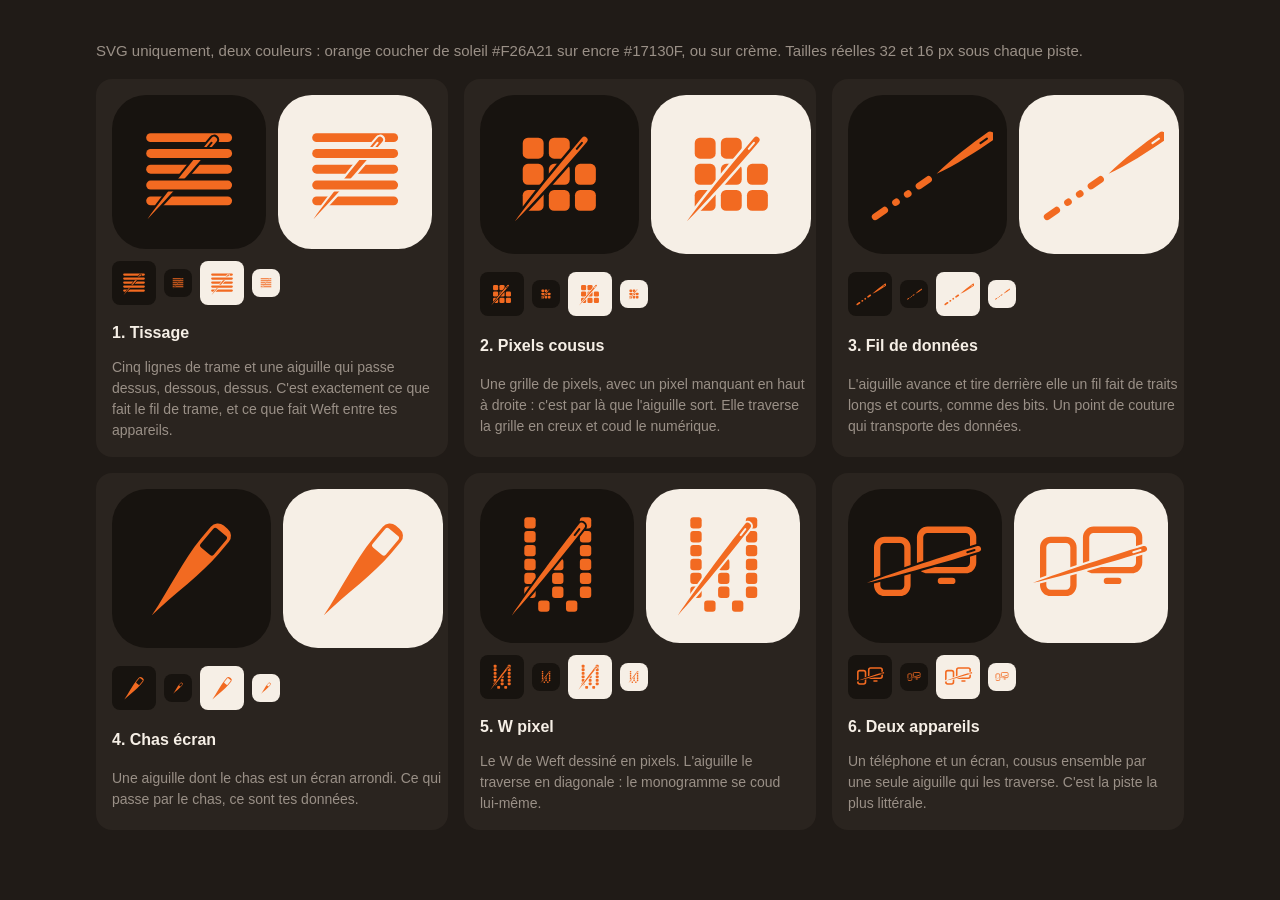
<file: brand/showcase.html>
<!doctype html><html lang="fr"><head><meta charset="utf-8"><meta name="viewport" content="width=device-width,initial-scale=1"><title>Weft — logo</title><style>*{box-sizing:border-box}body{margin:0}.lead{color:var(--muted-foreground,#9a9087);margin:0 0 16px}
.grid{display:grid;grid-template-columns:repeat(auto-fill,minmax(280px,1fr));gap:16px}
article{background:var(--card,#2a241f);color:var(--card-foreground,#F6EFE6);border-radius:16px;padding:16px;display:grid;grid-template-columns:1fr 1fr;gap:12px}
.tile{aspect-ratio:1;border-radius:22%;display:grid;place-items:center;padding:9%;color:#F26A21}.dark{background:#17130F}.light{background:#F6EFE6}
.tile svg{width:100%;height:100%;display:block}.sizes{grid-column:1/-1;display:flex;gap:8px;align-items:center;color:#F26A21}
.chip{border-radius:8px;padding:6px;display:grid;place-items:center}
h2{grid-column:1/-1;font-size:16px;font-weight:600;margin:4px 0 0}article p{grid-column:1/-1;margin:0;color:var(--muted-foreground,#9a9087);font-size:14px}body{background:#201b17;color:#F6EFE6;font:15px/1.5 -apple-system,sans-serif}main{max-width:1120px;margin:0 auto;padding:40px 16px}</style></head><body><main><p class="lead">SVG uniquement, deux couleurs : orange coucher de soleil #F26A21 sur encre #17130F, ou sur crème. Tailles réelles 32 et 16 px sous chaque piste.</p><div class="grid"><article><div class="tile dark"><svg xmlns="http://www.w3.org/2000/svg" viewBox="0 0 100 100" fill="currentColor"><defs><mask id="m1ab"><rect x="-20" y="-20" width="140" height="140" fill="#fff"/><path fill="#000" stroke="#000" stroke-width="3.4" stroke-linejoin="round" fill-rule="evenodd"  d="M0,0 C23.52,-1.80 58.80,-2.4 82,-2.4 A2.4,2.4 0 0 1 82,2.4 C58.80,2.4 23.52,1.80 0,0 Z M73,-0.8 H79 A0.8,0.8 0 0 1 79,0.8 H73 A0.8,0.8 0 0 1 73,-0.8 Z" transform="translate(17,88) rotate(-50)"/></mask><mask id="m1an"><rect x="-20" y="-20" width="140" height="140" fill="#fff"/><rect fill="#000" stroke="#000" stroke-width="3.4" x="16" y="32.5" width="68" height="7" rx="3.5"/><rect fill="#000" stroke="#000" stroke-width="3.4" x="16" y="57.5" width="68" height="7" rx="3.5"/></mask></defs><g mask="url(#m1ab)"><rect x="16" y="20.0" width="68" height="7" rx="3.5"/><rect x="16" y="45.0" width="68" height="7" rx="3.5"/><rect x="16" y="70.0" width="68" height="7" rx="3.5"/></g><rect x="16" y="32.5" width="68" height="7" rx="3.5"/><rect x="16" y="57.5" width="68" height="7" rx="3.5"/><g mask="url(#m1an)"><path fill-rule="evenodd"  d="M0,0 C23.52,-1.80 58.80,-2.4 82,-2.4 A2.4,2.4 0 0 1 82,2.4 C58.80,2.4 23.52,1.80 0,0 Z M73,-0.8 H79 A0.8,0.8 0 0 1 79,0.8 H73 A0.8,0.8 0 0 1 73,-0.8 Z" transform="translate(17,88) rotate(-50)"/></g></svg>
</div><div class="tile light"><svg xmlns="http://www.w3.org/2000/svg" viewBox="0 0 100 100" fill="currentColor"><defs><mask id="m1bb"><rect x="-20" y="-20" width="140" height="140" fill="#fff"/><path fill="#000" stroke="#000" stroke-width="3.4" stroke-linejoin="round" fill-rule="evenodd"  d="M0,0 C23.52,-1.80 58.80,-2.4 82,-2.4 A2.4,2.4 0 0 1 82,2.4 C58.80,2.4 23.52,1.80 0,0 Z M73,-0.8 H79 A0.8,0.8 0 0 1 79,0.8 H73 A0.8,0.8 0 0 1 73,-0.8 Z" transform="translate(17,88) rotate(-50)"/></mask><mask id="m1bn"><rect x="-20" y="-20" width="140" height="140" fill="#fff"/><rect fill="#000" stroke="#000" stroke-width="3.4" x="16" y="32.5" width="68" height="7" rx="3.5"/><rect fill="#000" stroke="#000" stroke-width="3.4" x="16" y="57.5" width="68" height="7" rx="3.5"/></mask></defs><g mask="url(#m1bb)"><rect x="16" y="20.0" width="68" height="7" rx="3.5"/><rect x="16" y="45.0" width="68" height="7" rx="3.5"/><rect x="16" y="70.0" width="68" height="7" rx="3.5"/></g><rect x="16" y="32.5" width="68" height="7" rx="3.5"/><rect x="16" y="57.5" width="68" height="7" rx="3.5"/><g mask="url(#m1bn)"><path fill-rule="evenodd"  d="M0,0 C23.52,-1.80 58.80,-2.4 82,-2.4 A2.4,2.4 0 0 1 82,2.4 C58.80,2.4 23.52,1.80 0,0 Z M73,-0.8 H79 A0.8,0.8 0 0 1 79,0.8 H73 A0.8,0.8 0 0 1 73,-0.8 Z" transform="translate(17,88) rotate(-50)"/></g></svg>
</div><div class="sizes"><span class="chip dark"><svg width="32" height="32" xmlns="http://www.w3.org/2000/svg" viewBox="0 0 100 100" fill="currentColor"><defs><mask id="m1cb"><rect x="-20" y="-20" width="140" height="140" fill="#fff"/><path fill="#000" stroke="#000" stroke-width="3.4" stroke-linejoin="round" fill-rule="evenodd"  d="M0,0 C23.52,-1.80 58.80,-2.4 82,-2.4 A2.4,2.4 0 0 1 82,2.4 C58.80,2.4 23.52,1.80 0,0 Z M73,-0.8 H79 A0.8,0.8 0 0 1 79,0.8 H73 A0.8,0.8 0 0 1 73,-0.8 Z" transform="translate(17,88) rotate(-50)"/></mask><mask id="m1cn"><rect x="-20" y="-20" width="140" height="140" fill="#fff"/><rect fill="#000" stroke="#000" stroke-width="3.4" x="16" y="32.5" width="68" height="7" rx="3.5"/><rect fill="#000" stroke="#000" stroke-width="3.4" x="16" y="57.5" width="68" height="7" rx="3.5"/></mask></defs><g mask="url(#m1cb)"><rect x="16" y="20.0" width="68" height="7" rx="3.5"/><rect x="16" y="45.0" width="68" height="7" rx="3.5"/><rect x="16" y="70.0" width="68" height="7" rx="3.5"/></g><rect x="16" y="32.5" width="68" height="7" rx="3.5"/><rect x="16" y="57.5" width="68" height="7" rx="3.5"/><g mask="url(#m1cn)"><path fill-rule="evenodd"  d="M0,0 C23.52,-1.80 58.80,-2.4 82,-2.4 A2.4,2.4 0 0 1 82,2.4 C58.80,2.4 23.52,1.80 0,0 Z M73,-0.8 H79 A0.8,0.8 0 0 1 79,0.8 H73 A0.8,0.8 0 0 1 73,-0.8 Z" transform="translate(17,88) rotate(-50)"/></g></svg>
</span><span class="chip dark"><svg width="16" height="16" xmlns="http://www.w3.org/2000/svg" viewBox="0 0 100 100" fill="currentColor"><defs><mask id="m1db"><rect x="-20" y="-20" width="140" height="140" fill="#fff"/><path fill="#000" stroke="#000" stroke-width="3.4" stroke-linejoin="round" fill-rule="evenodd"  d="M0,0 C23.52,-1.80 58.80,-2.4 82,-2.4 A2.4,2.4 0 0 1 82,2.4 C58.80,2.4 23.52,1.80 0,0 Z M73,-0.8 H79 A0.8,0.8 0 0 1 79,0.8 H73 A0.8,0.8 0 0 1 73,-0.8 Z" transform="translate(17,88) rotate(-50)"/></mask><mask id="m1dn"><rect x="-20" y="-20" width="140" height="140" fill="#fff"/><rect fill="#000" stroke="#000" stroke-width="3.4" x="16" y="32.5" width="68" height="7" rx="3.5"/><rect fill="#000" stroke="#000" stroke-width="3.4" x="16" y="57.5" width="68" height="7" rx="3.5"/></mask></defs><g mask="url(#m1db)"><rect x="16" y="20.0" width="68" height="7" rx="3.5"/><rect x="16" y="45.0" width="68" height="7" rx="3.5"/><rect x="16" y="70.0" width="68" height="7" rx="3.5"/></g><rect x="16" y="32.5" width="68" height="7" rx="3.5"/><rect x="16" y="57.5" width="68" height="7" rx="3.5"/><g mask="url(#m1dn)"><path fill-rule="evenodd"  d="M0,0 C23.52,-1.80 58.80,-2.4 82,-2.4 A2.4,2.4 0 0 1 82,2.4 C58.80,2.4 23.52,1.80 0,0 Z M73,-0.8 H79 A0.8,0.8 0 0 1 79,0.8 H73 A0.8,0.8 0 0 1 73,-0.8 Z" transform="translate(17,88) rotate(-50)"/></g></svg>
</span><span class="chip light"><svg width="32" height="32" xmlns="http://www.w3.org/2000/svg" viewBox="0 0 100 100" fill="currentColor"><defs><mask id="m1eb"><rect x="-20" y="-20" width="140" height="140" fill="#fff"/><path fill="#000" stroke="#000" stroke-width="3.4" stroke-linejoin="round" fill-rule="evenodd"  d="M0,0 C23.52,-1.80 58.80,-2.4 82,-2.4 A2.4,2.4 0 0 1 82,2.4 C58.80,2.4 23.52,1.80 0,0 Z M73,-0.8 H79 A0.8,0.8 0 0 1 79,0.8 H73 A0.8,0.8 0 0 1 73,-0.8 Z" transform="translate(17,88) rotate(-50)"/></mask><mask id="m1en"><rect x="-20" y="-20" width="140" height="140" fill="#fff"/><rect fill="#000" stroke="#000" stroke-width="3.4" x="16" y="32.5" width="68" height="7" rx="3.5"/><rect fill="#000" stroke="#000" stroke-width="3.4" x="16" y="57.5" width="68" height="7" rx="3.5"/></mask></defs><g mask="url(#m1eb)"><rect x="16" y="20.0" width="68" height="7" rx="3.5"/><rect x="16" y="45.0" width="68" height="7" rx="3.5"/><rect x="16" y="70.0" width="68" height="7" rx="3.5"/></g><rect x="16" y="32.5" width="68" height="7" rx="3.5"/><rect x="16" y="57.5" width="68" height="7" rx="3.5"/><g mask="url(#m1en)"><path fill-rule="evenodd"  d="M0,0 C23.52,-1.80 58.80,-2.4 82,-2.4 A2.4,2.4 0 0 1 82,2.4 C58.80,2.4 23.52,1.80 0,0 Z M73,-0.8 H79 A0.8,0.8 0 0 1 79,0.8 H73 A0.8,0.8 0 0 1 73,-0.8 Z" transform="translate(17,88) rotate(-50)"/></g></svg>
</span><span class="chip light"><svg width="16" height="16" xmlns="http://www.w3.org/2000/svg" viewBox="0 0 100 100" fill="currentColor"><defs><mask id="m1fb"><rect x="-20" y="-20" width="140" height="140" fill="#fff"/><path fill="#000" stroke="#000" stroke-width="3.4" stroke-linejoin="round" fill-rule="evenodd"  d="M0,0 C23.52,-1.80 58.80,-2.4 82,-2.4 A2.4,2.4 0 0 1 82,2.4 C58.80,2.4 23.52,1.80 0,0 Z M73,-0.8 H79 A0.8,0.8 0 0 1 79,0.8 H73 A0.8,0.8 0 0 1 73,-0.8 Z" transform="translate(17,88) rotate(-50)"/></mask><mask id="m1fn"><rect x="-20" y="-20" width="140" height="140" fill="#fff"/><rect fill="#000" stroke="#000" stroke-width="3.4" x="16" y="32.5" width="68" height="7" rx="3.5"/><rect fill="#000" stroke="#000" stroke-width="3.4" x="16" y="57.5" width="68" height="7" rx="3.5"/></mask></defs><g mask="url(#m1fb)"><rect x="16" y="20.0" width="68" height="7" rx="3.5"/><rect x="16" y="45.0" width="68" height="7" rx="3.5"/><rect x="16" y="70.0" width="68" height="7" rx="3.5"/></g><rect x="16" y="32.5" width="68" height="7" rx="3.5"/><rect x="16" y="57.5" width="68" height="7" rx="3.5"/><g mask="url(#m1fn)"><path fill-rule="evenodd"  d="M0,0 C23.52,-1.80 58.80,-2.4 82,-2.4 A2.4,2.4 0 0 1 82,2.4 C58.80,2.4 23.52,1.80 0,0 Z M73,-0.8 H79 A0.8,0.8 0 0 1 79,0.8 H73 A0.8,0.8 0 0 1 73,-0.8 Z" transform="translate(17,88) rotate(-50)"/></g></svg>
</span></div><h2>1. Tissage</h2><p>Cinq lignes de trame et une aiguille qui passe dessus, dessous, dessus. C'est exactement ce que fait le fil de trame, et ce que fait Weft entre tes appareils.</p></article><article><div class="tile dark"><svg xmlns="http://www.w3.org/2000/svg" viewBox="0 0 100 100" fill="currentColor"><defs><mask id="m2a"><rect x="-20" y="-20" width="140" height="140" fill="#fff"/><path fill="#000" stroke="#000" stroke-width="4" stroke-linejoin="round" fill-rule="evenodd"  d="M0,0 C23.52,-1.80 58.80,-2.4 82,-2.4 A2.4,2.4 0 0 1 82,2.4 C58.80,2.4 23.52,1.80 0,0 Z M73,-0.8 H79 A0.8,0.8 0 0 1 79,0.8 H73 A0.8,0.8 0 0 1 73,-0.8 Z" transform="translate(16,86) rotate(-49.5)"/></mask></defs><g mask="url(#m2a)"><rect x="22" y="22" width="16" height="16" rx="4"/><rect x="42" y="22" width="16" height="16" rx="4"/><rect x="22" y="42" width="16" height="16" rx="4"/><rect x="42" y="42" width="16" height="16" rx="4"/><rect x="62" y="42" width="16" height="16" rx="4"/><rect x="22" y="62" width="16" height="16" rx="4"/><rect x="42" y="62" width="16" height="16" rx="4"/><rect x="62" y="62" width="16" height="16" rx="4"/></g><path fill-rule="evenodd"  d="M0,0 C23.52,-1.80 58.80,-2.4 82,-2.4 A2.4,2.4 0 0 1 82,2.4 C58.80,2.4 23.52,1.80 0,0 Z M73,-0.8 H79 A0.8,0.8 0 0 1 79,0.8 H73 A0.8,0.8 0 0 1 73,-0.8 Z" transform="translate(16,86) rotate(-49.5)"/></svg>
</div><div class="tile light"><svg xmlns="http://www.w3.org/2000/svg" viewBox="0 0 100 100" fill="currentColor"><defs><mask id="m2b"><rect x="-20" y="-20" width="140" height="140" fill="#fff"/><path fill="#000" stroke="#000" stroke-width="4" stroke-linejoin="round" fill-rule="evenodd"  d="M0,0 C23.52,-1.80 58.80,-2.4 82,-2.4 A2.4,2.4 0 0 1 82,2.4 C58.80,2.4 23.52,1.80 0,0 Z M73,-0.8 H79 A0.8,0.8 0 0 1 79,0.8 H73 A0.8,0.8 0 0 1 73,-0.8 Z" transform="translate(16,86) rotate(-49.5)"/></mask></defs><g mask="url(#m2b)"><rect x="22" y="22" width="16" height="16" rx="4"/><rect x="42" y="22" width="16" height="16" rx="4"/><rect x="22" y="42" width="16" height="16" rx="4"/><rect x="42" y="42" width="16" height="16" rx="4"/><rect x="62" y="42" width="16" height="16" rx="4"/><rect x="22" y="62" width="16" height="16" rx="4"/><rect x="42" y="62" width="16" height="16" rx="4"/><rect x="62" y="62" width="16" height="16" rx="4"/></g><path fill-rule="evenodd"  d="M0,0 C23.52,-1.80 58.80,-2.4 82,-2.4 A2.4,2.4 0 0 1 82,2.4 C58.80,2.4 23.52,1.80 0,0 Z M73,-0.8 H79 A0.8,0.8 0 0 1 79,0.8 H73 A0.8,0.8 0 0 1 73,-0.8 Z" transform="translate(16,86) rotate(-49.5)"/></svg>
</div><div class="sizes"><span class="chip dark"><svg width="32" height="32" xmlns="http://www.w3.org/2000/svg" viewBox="0 0 100 100" fill="currentColor"><defs><mask id="m2c"><rect x="-20" y="-20" width="140" height="140" fill="#fff"/><path fill="#000" stroke="#000" stroke-width="4" stroke-linejoin="round" fill-rule="evenodd"  d="M0,0 C23.52,-1.80 58.80,-2.4 82,-2.4 A2.4,2.4 0 0 1 82,2.4 C58.80,2.4 23.52,1.80 0,0 Z M73,-0.8 H79 A0.8,0.8 0 0 1 79,0.8 H73 A0.8,0.8 0 0 1 73,-0.8 Z" transform="translate(16,86) rotate(-49.5)"/></mask></defs><g mask="url(#m2c)"><rect x="22" y="22" width="16" height="16" rx="4"/><rect x="42" y="22" width="16" height="16" rx="4"/><rect x="22" y="42" width="16" height="16" rx="4"/><rect x="42" y="42" width="16" height="16" rx="4"/><rect x="62" y="42" width="16" height="16" rx="4"/><rect x="22" y="62" width="16" height="16" rx="4"/><rect x="42" y="62" width="16" height="16" rx="4"/><rect x="62" y="62" width="16" height="16" rx="4"/></g><path fill-rule="evenodd"  d="M0,0 C23.52,-1.80 58.80,-2.4 82,-2.4 A2.4,2.4 0 0 1 82,2.4 C58.80,2.4 23.52,1.80 0,0 Z M73,-0.8 H79 A0.8,0.8 0 0 1 79,0.8 H73 A0.8,0.8 0 0 1 73,-0.8 Z" transform="translate(16,86) rotate(-49.5)"/></svg>
</span><span class="chip dark"><svg width="16" height="16" xmlns="http://www.w3.org/2000/svg" viewBox="0 0 100 100" fill="currentColor"><defs><mask id="m2d"><rect x="-20" y="-20" width="140" height="140" fill="#fff"/><path fill="#000" stroke="#000" stroke-width="4" stroke-linejoin="round" fill-rule="evenodd"  d="M0,0 C23.52,-1.80 58.80,-2.4 82,-2.4 A2.4,2.4 0 0 1 82,2.4 C58.80,2.4 23.52,1.80 0,0 Z M73,-0.8 H79 A0.8,0.8 0 0 1 79,0.8 H73 A0.8,0.8 0 0 1 73,-0.8 Z" transform="translate(16,86) rotate(-49.5)"/></mask></defs><g mask="url(#m2d)"><rect x="22" y="22" width="16" height="16" rx="4"/><rect x="42" y="22" width="16" height="16" rx="4"/><rect x="22" y="42" width="16" height="16" rx="4"/><rect x="42" y="42" width="16" height="16" rx="4"/><rect x="62" y="42" width="16" height="16" rx="4"/><rect x="22" y="62" width="16" height="16" rx="4"/><rect x="42" y="62" width="16" height="16" rx="4"/><rect x="62" y="62" width="16" height="16" rx="4"/></g><path fill-rule="evenodd"  d="M0,0 C23.52,-1.80 58.80,-2.4 82,-2.4 A2.4,2.4 0 0 1 82,2.4 C58.80,2.4 23.52,1.80 0,0 Z M73,-0.8 H79 A0.8,0.8 0 0 1 79,0.8 H73 A0.8,0.8 0 0 1 73,-0.8 Z" transform="translate(16,86) rotate(-49.5)"/></svg>
</span><span class="chip light"><svg width="32" height="32" xmlns="http://www.w3.org/2000/svg" viewBox="0 0 100 100" fill="currentColor"><defs><mask id="m2e"><rect x="-20" y="-20" width="140" height="140" fill="#fff"/><path fill="#000" stroke="#000" stroke-width="4" stroke-linejoin="round" fill-rule="evenodd"  d="M0,0 C23.52,-1.80 58.80,-2.4 82,-2.4 A2.4,2.4 0 0 1 82,2.4 C58.80,2.4 23.52,1.80 0,0 Z M73,-0.8 H79 A0.8,0.8 0 0 1 79,0.8 H73 A0.8,0.8 0 0 1 73,-0.8 Z" transform="translate(16,86) rotate(-49.5)"/></mask></defs><g mask="url(#m2e)"><rect x="22" y="22" width="16" height="16" rx="4"/><rect x="42" y="22" width="16" height="16" rx="4"/><rect x="22" y="42" width="16" height="16" rx="4"/><rect x="42" y="42" width="16" height="16" rx="4"/><rect x="62" y="42" width="16" height="16" rx="4"/><rect x="22" y="62" width="16" height="16" rx="4"/><rect x="42" y="62" width="16" height="16" rx="4"/><rect x="62" y="62" width="16" height="16" rx="4"/></g><path fill-rule="evenodd"  d="M0,0 C23.52,-1.80 58.80,-2.4 82,-2.4 A2.4,2.4 0 0 1 82,2.4 C58.80,2.4 23.52,1.80 0,0 Z M73,-0.8 H79 A0.8,0.8 0 0 1 79,0.8 H73 A0.8,0.8 0 0 1 73,-0.8 Z" transform="translate(16,86) rotate(-49.5)"/></svg>
</span><span class="chip light"><svg width="16" height="16" xmlns="http://www.w3.org/2000/svg" viewBox="0 0 100 100" fill="currentColor"><defs><mask id="m2f"><rect x="-20" y="-20" width="140" height="140" fill="#fff"/><path fill="#000" stroke="#000" stroke-width="4" stroke-linejoin="round" fill-rule="evenodd"  d="M0,0 C23.52,-1.80 58.80,-2.4 82,-2.4 A2.4,2.4 0 0 1 82,2.4 C58.80,2.4 23.52,1.80 0,0 Z M73,-0.8 H79 A0.8,0.8 0 0 1 79,0.8 H73 A0.8,0.8 0 0 1 73,-0.8 Z" transform="translate(16,86) rotate(-49.5)"/></mask></defs><g mask="url(#m2f)"><rect x="22" y="22" width="16" height="16" rx="4"/><rect x="42" y="22" width="16" height="16" rx="4"/><rect x="22" y="42" width="16" height="16" rx="4"/><rect x="42" y="42" width="16" height="16" rx="4"/><rect x="62" y="42" width="16" height="16" rx="4"/><rect x="22" y="62" width="16" height="16" rx="4"/><rect x="42" y="62" width="16" height="16" rx="4"/><rect x="62" y="62" width="16" height="16" rx="4"/></g><path fill-rule="evenodd"  d="M0,0 C23.52,-1.80 58.80,-2.4 82,-2.4 A2.4,2.4 0 0 1 82,2.4 C58.80,2.4 23.52,1.80 0,0 Z M73,-0.8 H79 A0.8,0.8 0 0 1 79,0.8 H73 A0.8,0.8 0 0 1 73,-0.8 Z" transform="translate(16,86) rotate(-49.5)"/></svg>
</span></div><h2>2. Pixels cousus</h2><p>Une grille de pixels, avec un pixel manquant en haut à droite : c'est par là que l'aiguille sort. Elle traverse la grille en creux et coud le numérique.</p></article><article><div class="tile dark"><svg xmlns="http://www.w3.org/2000/svg" viewBox="0 0 100 100" fill="currentColor"><defs></defs><g transform="translate(8,84) rotate(-35)"><rect x="0" y="-2.6" width="14" height="5.2" rx="2.6"/><rect x="19" y="-2.6" width="6" height="5.2" rx="2.6"/><rect x="30" y="-2.6" width="6" height="5.2" rx="2.6"/><rect x="41" y="-2.6" width="14" height="5.2" rx="2.6"/></g><path fill-rule="evenodd"  d="M0,0 C14.56,-2.70 36.40,-3.6 50,-3.6 A3.6,3.6 0 0 1 50,3.6 C36.40,3.6 14.56,2.70 0,0 Z M41,-0.8 H47 A0.8,0.8 0 0 1 47,0.8 H41 A0.8,0.8 0 0 1 41,-0.8 Z" transform="translate(57.14912265733951,49.58541381893724) rotate(-35)"/></svg>
</div><div class="tile light"><svg xmlns="http://www.w3.org/2000/svg" viewBox="0 0 100 100" fill="currentColor"><defs></defs><g transform="translate(8,84) rotate(-35)"><rect x="0" y="-2.6" width="14" height="5.2" rx="2.6"/><rect x="19" y="-2.6" width="6" height="5.2" rx="2.6"/><rect x="30" y="-2.6" width="6" height="5.2" rx="2.6"/><rect x="41" y="-2.6" width="14" height="5.2" rx="2.6"/></g><path fill-rule="evenodd"  d="M0,0 C14.56,-2.70 36.40,-3.6 50,-3.6 A3.6,3.6 0 0 1 50,3.6 C36.40,3.6 14.56,2.70 0,0 Z M41,-0.8 H47 A0.8,0.8 0 0 1 47,0.8 H41 A0.8,0.8 0 0 1 41,-0.8 Z" transform="translate(57.14912265733951,49.58541381893724) rotate(-35)"/></svg>
</div><div class="sizes"><span class="chip dark"><svg width="32" height="32" xmlns="http://www.w3.org/2000/svg" viewBox="0 0 100 100" fill="currentColor"><defs></defs><g transform="translate(8,84) rotate(-35)"><rect x="0" y="-2.6" width="14" height="5.2" rx="2.6"/><rect x="19" y="-2.6" width="6" height="5.2" rx="2.6"/><rect x="30" y="-2.6" width="6" height="5.2" rx="2.6"/><rect x="41" y="-2.6" width="14" height="5.2" rx="2.6"/></g><path fill-rule="evenodd"  d="M0,0 C14.56,-2.70 36.40,-3.6 50,-3.6 A3.6,3.6 0 0 1 50,3.6 C36.40,3.6 14.56,2.70 0,0 Z M41,-0.8 H47 A0.8,0.8 0 0 1 47,0.8 H41 A0.8,0.8 0 0 1 41,-0.8 Z" transform="translate(57.14912265733951,49.58541381893724) rotate(-35)"/></svg>
</span><span class="chip dark"><svg width="16" height="16" xmlns="http://www.w3.org/2000/svg" viewBox="0 0 100 100" fill="currentColor"><defs></defs><g transform="translate(8,84) rotate(-35)"><rect x="0" y="-2.6" width="14" height="5.2" rx="2.6"/><rect x="19" y="-2.6" width="6" height="5.2" rx="2.6"/><rect x="30" y="-2.6" width="6" height="5.2" rx="2.6"/><rect x="41" y="-2.6" width="14" height="5.2" rx="2.6"/></g><path fill-rule="evenodd"  d="M0,0 C14.56,-2.70 36.40,-3.6 50,-3.6 A3.6,3.6 0 0 1 50,3.6 C36.40,3.6 14.56,2.70 0,0 Z M41,-0.8 H47 A0.8,0.8 0 0 1 47,0.8 H41 A0.8,0.8 0 0 1 41,-0.8 Z" transform="translate(57.14912265733951,49.58541381893724) rotate(-35)"/></svg>
</span><span class="chip light"><svg width="32" height="32" xmlns="http://www.w3.org/2000/svg" viewBox="0 0 100 100" fill="currentColor"><defs></defs><g transform="translate(8,84) rotate(-35)"><rect x="0" y="-2.6" width="14" height="5.2" rx="2.6"/><rect x="19" y="-2.6" width="6" height="5.2" rx="2.6"/><rect x="30" y="-2.6" width="6" height="5.2" rx="2.6"/><rect x="41" y="-2.6" width="14" height="5.2" rx="2.6"/></g><path fill-rule="evenodd"  d="M0,0 C14.56,-2.70 36.40,-3.6 50,-3.6 A3.6,3.6 0 0 1 50,3.6 C36.40,3.6 14.56,2.70 0,0 Z M41,-0.8 H47 A0.8,0.8 0 0 1 47,0.8 H41 A0.8,0.8 0 0 1 41,-0.8 Z" transform="translate(57.14912265733951,49.58541381893724) rotate(-35)"/></svg>
</span><span class="chip light"><svg width="16" height="16" xmlns="http://www.w3.org/2000/svg" viewBox="0 0 100 100" fill="currentColor"><defs></defs><g transform="translate(8,84) rotate(-35)"><rect x="0" y="-2.6" width="14" height="5.2" rx="2.6"/><rect x="19" y="-2.6" width="6" height="5.2" rx="2.6"/><rect x="30" y="-2.6" width="6" height="5.2" rx="2.6"/><rect x="41" y="-2.6" width="14" height="5.2" rx="2.6"/></g><path fill-rule="evenodd"  d="M0,0 C14.56,-2.70 36.40,-3.6 50,-3.6 A3.6,3.6 0 0 1 50,3.6 C36.40,3.6 14.56,2.70 0,0 Z M41,-0.8 H47 A0.8,0.8 0 0 1 47,0.8 H41 A0.8,0.8 0 0 1 41,-0.8 Z" transform="translate(57.14912265733951,49.58541381893724) rotate(-35)"/></svg>
</span></div><h2>3. Fil de données</h2><p>L'aiguille avance et tire derrière elle un fil fait de traits longs et courts, comme des bits. Un point de couture qui transporte des données.</p></article><article><div class="tile dark"><svg xmlns="http://www.w3.org/2000/svg" viewBox="0 0 100 100" fill="currentColor"><defs></defs><g transform="rotate(40 50 50)"><path fill-rule="evenodd" d="M50,97 C47.5,74 41,48 41,28 L41,16 A7,7 0 0 1 48,9 L52,9 A7,7 0 0 1 59,16 L59,28 C59,48 52.5,74 50,97 Z M45.5,14 H54.5 A2,2 0 0 1 56.5,16 V31 A2,2 0 0 1 54.5,33 H45.5 A2,2 0 0 1 43.5,31 V16 A2,2 0 0 1 45.5,14 Z"/></g></svg>
</div><div class="tile light"><svg xmlns="http://www.w3.org/2000/svg" viewBox="0 0 100 100" fill="currentColor"><defs></defs><g transform="rotate(40 50 50)"><path fill-rule="evenodd" d="M50,97 C47.5,74 41,48 41,28 L41,16 A7,7 0 0 1 48,9 L52,9 A7,7 0 0 1 59,16 L59,28 C59,48 52.5,74 50,97 Z M45.5,14 H54.5 A2,2 0 0 1 56.5,16 V31 A2,2 0 0 1 54.5,33 H45.5 A2,2 0 0 1 43.5,31 V16 A2,2 0 0 1 45.5,14 Z"/></g></svg>
</div><div class="sizes"><span class="chip dark"><svg width="32" height="32" xmlns="http://www.w3.org/2000/svg" viewBox="0 0 100 100" fill="currentColor"><defs></defs><g transform="rotate(40 50 50)"><path fill-rule="evenodd" d="M50,97 C47.5,74 41,48 41,28 L41,16 A7,7 0 0 1 48,9 L52,9 A7,7 0 0 1 59,16 L59,28 C59,48 52.5,74 50,97 Z M45.5,14 H54.5 A2,2 0 0 1 56.5,16 V31 A2,2 0 0 1 54.5,33 H45.5 A2,2 0 0 1 43.5,31 V16 A2,2 0 0 1 45.5,14 Z"/></g></svg>
</span><span class="chip dark"><svg width="16" height="16" xmlns="http://www.w3.org/2000/svg" viewBox="0 0 100 100" fill="currentColor"><defs></defs><g transform="rotate(40 50 50)"><path fill-rule="evenodd" d="M50,97 C47.5,74 41,48 41,28 L41,16 A7,7 0 0 1 48,9 L52,9 A7,7 0 0 1 59,16 L59,28 C59,48 52.5,74 50,97 Z M45.5,14 H54.5 A2,2 0 0 1 56.5,16 V31 A2,2 0 0 1 54.5,33 H45.5 A2,2 0 0 1 43.5,31 V16 A2,2 0 0 1 45.5,14 Z"/></g></svg>
</span><span class="chip light"><svg width="32" height="32" xmlns="http://www.w3.org/2000/svg" viewBox="0 0 100 100" fill="currentColor"><defs></defs><g transform="rotate(40 50 50)"><path fill-rule="evenodd" d="M50,97 C47.5,74 41,48 41,28 L41,16 A7,7 0 0 1 48,9 L52,9 A7,7 0 0 1 59,16 L59,28 C59,48 52.5,74 50,97 Z M45.5,14 H54.5 A2,2 0 0 1 56.5,16 V31 A2,2 0 0 1 54.5,33 H45.5 A2,2 0 0 1 43.5,31 V16 A2,2 0 0 1 45.5,14 Z"/></g></svg>
</span><span class="chip light"><svg width="16" height="16" xmlns="http://www.w3.org/2000/svg" viewBox="0 0 100 100" fill="currentColor"><defs></defs><g transform="rotate(40 50 50)"><path fill-rule="evenodd" d="M50,97 C47.5,74 41,48 41,28 L41,16 A7,7 0 0 1 48,9 L52,9 A7,7 0 0 1 59,16 L59,28 C59,48 52.5,74 50,97 Z M45.5,14 H54.5 A2,2 0 0 1 56.5,16 V31 A2,2 0 0 1 54.5,33 H45.5 A2,2 0 0 1 43.5,31 V16 A2,2 0 0 1 45.5,14 Z"/></g></svg>
</span></div><h2>4. Chas écran</h2><p>Une aiguille dont le chas est un écran arrondi. Ce qui passe par le chas, ce sont tes données.</p></article><article><div class="tile dark"><svg xmlns="http://www.w3.org/2000/svg" viewBox="0 0 100 100" fill="currentColor"><defs><mask id="m5a"><rect x="-20" y="-20" width="140" height="140" fill="#fff"/><path fill="#000" stroke="#000" stroke-width="3.2" stroke-linejoin="round" fill-rule="evenodd"  d="M0,0 C25.76,-1.95 64.40,-2.6 90,-2.6 A2.6,2.6 0 0 1 90,2.6 C64.40,2.6 25.76,1.95 0,0 Z M81,-0.8 H87 A0.8,0.8 0 0 1 87,0.8 H81 A0.8,0.8 0 0 1 81,-0.8 Z" transform="translate(14,90) rotate(-52)"/></mask><mask id="o5a"><rect x="-20" y="-20" width="140" height="140" fill="#fff"/></mask></defs><g mask="url(#m5a)"><rect x="24" y="12" width="9" height="9" rx="2.4"/><rect x="68" y="12" width="9" height="9" rx="2.4"/><rect x="24" y="23" width="9" height="9" rx="2.4"/><rect x="68" y="23" width="9" height="9" rx="2.4"/><rect x="24" y="34" width="9" height="9" rx="2.4"/><rect x="68" y="34" width="9" height="9" rx="2.4"/><rect x="24" y="45" width="9" height="9" rx="2.4"/><rect x="46" y="45" width="9" height="9" rx="2.4"/><rect x="68" y="45" width="9" height="9" rx="2.4"/><rect x="24" y="56" width="9" height="9" rx="2.4"/><rect x="46" y="56" width="9" height="9" rx="2.4"/><rect x="68" y="56" width="9" height="9" rx="2.4"/><rect x="24" y="67" width="9" height="9" rx="2.4"/><rect x="46" y="67" width="9" height="9" rx="2.4"/><rect x="68" y="67" width="9" height="9" rx="2.4"/><rect x="35" y="78" width="9" height="9" rx="2.4"/><rect x="57" y="78" width="9" height="9" rx="2.4"/></g><g mask="url(#o5a)"><path fill-rule="evenodd"  d="M0,0 C25.76,-1.95 64.40,-2.6 90,-2.6 A2.6,2.6 0 0 1 90,2.6 C64.40,2.6 25.76,1.95 0,0 Z M81,-0.8 H87 A0.8,0.8 0 0 1 87,0.8 H81 A0.8,0.8 0 0 1 81,-0.8 Z" transform="translate(14,90) rotate(-52)"/></g></svg>
</div><div class="tile light"><svg xmlns="http://www.w3.org/2000/svg" viewBox="0 0 100 100" fill="currentColor"><defs><mask id="m5b"><rect x="-20" y="-20" width="140" height="140" fill="#fff"/><path fill="#000" stroke="#000" stroke-width="3.2" stroke-linejoin="round" fill-rule="evenodd"  d="M0,0 C25.76,-1.95 64.40,-2.6 90,-2.6 A2.6,2.6 0 0 1 90,2.6 C64.40,2.6 25.76,1.95 0,0 Z M81,-0.8 H87 A0.8,0.8 0 0 1 87,0.8 H81 A0.8,0.8 0 0 1 81,-0.8 Z" transform="translate(14,90) rotate(-52)"/></mask><mask id="o5b"><rect x="-20" y="-20" width="140" height="140" fill="#fff"/></mask></defs><g mask="url(#m5b)"><rect x="24" y="12" width="9" height="9" rx="2.4"/><rect x="68" y="12" width="9" height="9" rx="2.4"/><rect x="24" y="23" width="9" height="9" rx="2.4"/><rect x="68" y="23" width="9" height="9" rx="2.4"/><rect x="24" y="34" width="9" height="9" rx="2.4"/><rect x="68" y="34" width="9" height="9" rx="2.4"/><rect x="24" y="45" width="9" height="9" rx="2.4"/><rect x="46" y="45" width="9" height="9" rx="2.4"/><rect x="68" y="45" width="9" height="9" rx="2.4"/><rect x="24" y="56" width="9" height="9" rx="2.4"/><rect x="46" y="56" width="9" height="9" rx="2.4"/><rect x="68" y="56" width="9" height="9" rx="2.4"/><rect x="24" y="67" width="9" height="9" rx="2.4"/><rect x="46" y="67" width="9" height="9" rx="2.4"/><rect x="68" y="67" width="9" height="9" rx="2.4"/><rect x="35" y="78" width="9" height="9" rx="2.4"/><rect x="57" y="78" width="9" height="9" rx="2.4"/></g><g mask="url(#o5b)"><path fill-rule="evenodd"  d="M0,0 C25.76,-1.95 64.40,-2.6 90,-2.6 A2.6,2.6 0 0 1 90,2.6 C64.40,2.6 25.76,1.95 0,0 Z M81,-0.8 H87 A0.8,0.8 0 0 1 87,0.8 H81 A0.8,0.8 0 0 1 81,-0.8 Z" transform="translate(14,90) rotate(-52)"/></g></svg>
</div><div class="sizes"><span class="chip dark"><svg width="32" height="32" xmlns="http://www.w3.org/2000/svg" viewBox="0 0 100 100" fill="currentColor"><defs><mask id="m5c"><rect x="-20" y="-20" width="140" height="140" fill="#fff"/><path fill="#000" stroke="#000" stroke-width="3.2" stroke-linejoin="round" fill-rule="evenodd"  d="M0,0 C25.76,-1.95 64.40,-2.6 90,-2.6 A2.6,2.6 0 0 1 90,2.6 C64.40,2.6 25.76,1.95 0,0 Z M81,-0.8 H87 A0.8,0.8 0 0 1 87,0.8 H81 A0.8,0.8 0 0 1 81,-0.8 Z" transform="translate(14,90) rotate(-52)"/></mask><mask id="o5c"><rect x="-20" y="-20" width="140" height="140" fill="#fff"/></mask></defs><g mask="url(#m5c)"><rect x="24" y="12" width="9" height="9" rx="2.4"/><rect x="68" y="12" width="9" height="9" rx="2.4"/><rect x="24" y="23" width="9" height="9" rx="2.4"/><rect x="68" y="23" width="9" height="9" rx="2.4"/><rect x="24" y="34" width="9" height="9" rx="2.4"/><rect x="68" y="34" width="9" height="9" rx="2.4"/><rect x="24" y="45" width="9" height="9" rx="2.4"/><rect x="46" y="45" width="9" height="9" rx="2.4"/><rect x="68" y="45" width="9" height="9" rx="2.4"/><rect x="24" y="56" width="9" height="9" rx="2.4"/><rect x="46" y="56" width="9" height="9" rx="2.4"/><rect x="68" y="56" width="9" height="9" rx="2.4"/><rect x="24" y="67" width="9" height="9" rx="2.4"/><rect x="46" y="67" width="9" height="9" rx="2.4"/><rect x="68" y="67" width="9" height="9" rx="2.4"/><rect x="35" y="78" width="9" height="9" rx="2.4"/><rect x="57" y="78" width="9" height="9" rx="2.4"/></g><g mask="url(#o5c)"><path fill-rule="evenodd"  d="M0,0 C25.76,-1.95 64.40,-2.6 90,-2.6 A2.6,2.6 0 0 1 90,2.6 C64.40,2.6 25.76,1.95 0,0 Z M81,-0.8 H87 A0.8,0.8 0 0 1 87,0.8 H81 A0.8,0.8 0 0 1 81,-0.8 Z" transform="translate(14,90) rotate(-52)"/></g></svg>
</span><span class="chip dark"><svg width="16" height="16" xmlns="http://www.w3.org/2000/svg" viewBox="0 0 100 100" fill="currentColor"><defs><mask id="m5d"><rect x="-20" y="-20" width="140" height="140" fill="#fff"/><path fill="#000" stroke="#000" stroke-width="3.2" stroke-linejoin="round" fill-rule="evenodd"  d="M0,0 C25.76,-1.95 64.40,-2.6 90,-2.6 A2.6,2.6 0 0 1 90,2.6 C64.40,2.6 25.76,1.95 0,0 Z M81,-0.8 H87 A0.8,0.8 0 0 1 87,0.8 H81 A0.8,0.8 0 0 1 81,-0.8 Z" transform="translate(14,90) rotate(-52)"/></mask><mask id="o5d"><rect x="-20" y="-20" width="140" height="140" fill="#fff"/></mask></defs><g mask="url(#m5d)"><rect x="24" y="12" width="9" height="9" rx="2.4"/><rect x="68" y="12" width="9" height="9" rx="2.4"/><rect x="24" y="23" width="9" height="9" rx="2.4"/><rect x="68" y="23" width="9" height="9" rx="2.4"/><rect x="24" y="34" width="9" height="9" rx="2.4"/><rect x="68" y="34" width="9" height="9" rx="2.4"/><rect x="24" y="45" width="9" height="9" rx="2.4"/><rect x="46" y="45" width="9" height="9" rx="2.4"/><rect x="68" y="45" width="9" height="9" rx="2.4"/><rect x="24" y="56" width="9" height="9" rx="2.4"/><rect x="46" y="56" width="9" height="9" rx="2.4"/><rect x="68" y="56" width="9" height="9" rx="2.4"/><rect x="24" y="67" width="9" height="9" rx="2.4"/><rect x="46" y="67" width="9" height="9" rx="2.4"/><rect x="68" y="67" width="9" height="9" rx="2.4"/><rect x="35" y="78" width="9" height="9" rx="2.4"/><rect x="57" y="78" width="9" height="9" rx="2.4"/></g><g mask="url(#o5d)"><path fill-rule="evenodd"  d="M0,0 C25.76,-1.95 64.40,-2.6 90,-2.6 A2.6,2.6 0 0 1 90,2.6 C64.40,2.6 25.76,1.95 0,0 Z M81,-0.8 H87 A0.8,0.8 0 0 1 87,0.8 H81 A0.8,0.8 0 0 1 81,-0.8 Z" transform="translate(14,90) rotate(-52)"/></g></svg>
</span><span class="chip light"><svg width="32" height="32" xmlns="http://www.w3.org/2000/svg" viewBox="0 0 100 100" fill="currentColor"><defs><mask id="m5e"><rect x="-20" y="-20" width="140" height="140" fill="#fff"/><path fill="#000" stroke="#000" stroke-width="3.2" stroke-linejoin="round" fill-rule="evenodd"  d="M0,0 C25.76,-1.95 64.40,-2.6 90,-2.6 A2.6,2.6 0 0 1 90,2.6 C64.40,2.6 25.76,1.95 0,0 Z M81,-0.8 H87 A0.8,0.8 0 0 1 87,0.8 H81 A0.8,0.8 0 0 1 81,-0.8 Z" transform="translate(14,90) rotate(-52)"/></mask><mask id="o5e"><rect x="-20" y="-20" width="140" height="140" fill="#fff"/></mask></defs><g mask="url(#m5e)"><rect x="24" y="12" width="9" height="9" rx="2.4"/><rect x="68" y="12" width="9" height="9" rx="2.4"/><rect x="24" y="23" width="9" height="9" rx="2.4"/><rect x="68" y="23" width="9" height="9" rx="2.4"/><rect x="24" y="34" width="9" height="9" rx="2.4"/><rect x="68" y="34" width="9" height="9" rx="2.4"/><rect x="24" y="45" width="9" height="9" rx="2.4"/><rect x="46" y="45" width="9" height="9" rx="2.4"/><rect x="68" y="45" width="9" height="9" rx="2.4"/><rect x="24" y="56" width="9" height="9" rx="2.4"/><rect x="46" y="56" width="9" height="9" rx="2.4"/><rect x="68" y="56" width="9" height="9" rx="2.4"/><rect x="24" y="67" width="9" height="9" rx="2.4"/><rect x="46" y="67" width="9" height="9" rx="2.4"/><rect x="68" y="67" width="9" height="9" rx="2.4"/><rect x="35" y="78" width="9" height="9" rx="2.4"/><rect x="57" y="78" width="9" height="9" rx="2.4"/></g><g mask="url(#o5e)"><path fill-rule="evenodd"  d="M0,0 C25.76,-1.95 64.40,-2.6 90,-2.6 A2.6,2.6 0 0 1 90,2.6 C64.40,2.6 25.76,1.95 0,0 Z M81,-0.8 H87 A0.8,0.8 0 0 1 87,0.8 H81 A0.8,0.8 0 0 1 81,-0.8 Z" transform="translate(14,90) rotate(-52)"/></g></svg>
</span><span class="chip light"><svg width="16" height="16" xmlns="http://www.w3.org/2000/svg" viewBox="0 0 100 100" fill="currentColor"><defs><mask id="m5f"><rect x="-20" y="-20" width="140" height="140" fill="#fff"/><path fill="#000" stroke="#000" stroke-width="3.2" stroke-linejoin="round" fill-rule="evenodd"  d="M0,0 C25.76,-1.95 64.40,-2.6 90,-2.6 A2.6,2.6 0 0 1 90,2.6 C64.40,2.6 25.76,1.95 0,0 Z M81,-0.8 H87 A0.8,0.8 0 0 1 87,0.8 H81 A0.8,0.8 0 0 1 81,-0.8 Z" transform="translate(14,90) rotate(-52)"/></mask><mask id="o5f"><rect x="-20" y="-20" width="140" height="140" fill="#fff"/></mask></defs><g mask="url(#m5f)"><rect x="24" y="12" width="9" height="9" rx="2.4"/><rect x="68" y="12" width="9" height="9" rx="2.4"/><rect x="24" y="23" width="9" height="9" rx="2.4"/><rect x="68" y="23" width="9" height="9" rx="2.4"/><rect x="24" y="34" width="9" height="9" rx="2.4"/><rect x="68" y="34" width="9" height="9" rx="2.4"/><rect x="24" y="45" width="9" height="9" rx="2.4"/><rect x="46" y="45" width="9" height="9" rx="2.4"/><rect x="68" y="45" width="9" height="9" rx="2.4"/><rect x="24" y="56" width="9" height="9" rx="2.4"/><rect x="46" y="56" width="9" height="9" rx="2.4"/><rect x="68" y="56" width="9" height="9" rx="2.4"/><rect x="24" y="67" width="9" height="9" rx="2.4"/><rect x="46" y="67" width="9" height="9" rx="2.4"/><rect x="68" y="67" width="9" height="9" rx="2.4"/><rect x="35" y="78" width="9" height="9" rx="2.4"/><rect x="57" y="78" width="9" height="9" rx="2.4"/></g><g mask="url(#o5f)"><path fill-rule="evenodd"  d="M0,0 C25.76,-1.95 64.40,-2.6 90,-2.6 A2.6,2.6 0 0 1 90,2.6 C64.40,2.6 25.76,1.95 0,0 Z M81,-0.8 H87 A0.8,0.8 0 0 1 87,0.8 H81 A0.8,0.8 0 0 1 81,-0.8 Z" transform="translate(14,90) rotate(-52)"/></g></svg>
</span></div><h2>5. W pixel</h2><p>Le W de Weft dessiné en pixels. L'aiguille le traverse en diagonale : le monogramme se coud lui-même.</p></article><article><div class="tile dark"><svg xmlns="http://www.w3.org/2000/svg" viewBox="0 0 100 100" fill="currentColor"><defs><mask id="m6a"><rect x="-20" y="-20" width="140" height="140" fill="#fff"/><path fill="#000" stroke="#000" stroke-width="3.6" stroke-linejoin="round" fill-rule="evenodd"  d="M0,0 C26.32,-1.72 65.80,-2.3 92,-2.3 A2.3,2.3 0 0 1 92,2.3 C65.80,2.3 26.32,1.72 0,0 Z M83,-0.8 H89 A0.8,0.8 0 0 1 89,0.8 H83 A0.8,0.8 0 0 1 83,-0.8 Z" transform="translate(4,64) rotate(-17)"/></mask></defs><g mask="url(#m6a)"><rect x="12" y="30" width="24" height="42" rx="6" fill="none" stroke="currentColor" stroke-width="5"/><rect x="46" y="22" width="42" height="32" rx="6" fill="none" stroke="currentColor" stroke-width="5"/><rect x="60" y="60" width="14" height="5" rx="2.5"/></g><path fill-rule="evenodd"  d="M0,0 C26.32,-1.72 65.80,-2.3 92,-2.3 A2.3,2.3 0 0 1 92,2.3 C65.80,2.3 26.32,1.72 0,0 Z M83,-0.8 H89 A0.8,0.8 0 0 1 89,0.8 H83 A0.8,0.8 0 0 1 83,-0.8 Z" transform="translate(4,64) rotate(-17)"/></svg>
</div><div class="tile light"><svg xmlns="http://www.w3.org/2000/svg" viewBox="0 0 100 100" fill="currentColor"><defs><mask id="m6b"><rect x="-20" y="-20" width="140" height="140" fill="#fff"/><path fill="#000" stroke="#000" stroke-width="3.6" stroke-linejoin="round" fill-rule="evenodd"  d="M0,0 C26.32,-1.72 65.80,-2.3 92,-2.3 A2.3,2.3 0 0 1 92,2.3 C65.80,2.3 26.32,1.72 0,0 Z M83,-0.8 H89 A0.8,0.8 0 0 1 89,0.8 H83 A0.8,0.8 0 0 1 83,-0.8 Z" transform="translate(4,64) rotate(-17)"/></mask></defs><g mask="url(#m6b)"><rect x="12" y="30" width="24" height="42" rx="6" fill="none" stroke="currentColor" stroke-width="5"/><rect x="46" y="22" width="42" height="32" rx="6" fill="none" stroke="currentColor" stroke-width="5"/><rect x="60" y="60" width="14" height="5" rx="2.5"/></g><path fill-rule="evenodd"  d="M0,0 C26.32,-1.72 65.80,-2.3 92,-2.3 A2.3,2.3 0 0 1 92,2.3 C65.80,2.3 26.32,1.72 0,0 Z M83,-0.8 H89 A0.8,0.8 0 0 1 89,0.8 H83 A0.8,0.8 0 0 1 83,-0.8 Z" transform="translate(4,64) rotate(-17)"/></svg>
</div><div class="sizes"><span class="chip dark"><svg width="32" height="32" xmlns="http://www.w3.org/2000/svg" viewBox="0 0 100 100" fill="currentColor"><defs><mask id="m6c"><rect x="-20" y="-20" width="140" height="140" fill="#fff"/><path fill="#000" stroke="#000" stroke-width="3.6" stroke-linejoin="round" fill-rule="evenodd"  d="M0,0 C26.32,-1.72 65.80,-2.3 92,-2.3 A2.3,2.3 0 0 1 92,2.3 C65.80,2.3 26.32,1.72 0,0 Z M83,-0.8 H89 A0.8,0.8 0 0 1 89,0.8 H83 A0.8,0.8 0 0 1 83,-0.8 Z" transform="translate(4,64) rotate(-17)"/></mask></defs><g mask="url(#m6c)"><rect x="12" y="30" width="24" height="42" rx="6" fill="none" stroke="currentColor" stroke-width="5"/><rect x="46" y="22" width="42" height="32" rx="6" fill="none" stroke="currentColor" stroke-width="5"/><rect x="60" y="60" width="14" height="5" rx="2.5"/></g><path fill-rule="evenodd"  d="M0,0 C26.32,-1.72 65.80,-2.3 92,-2.3 A2.3,2.3 0 0 1 92,2.3 C65.80,2.3 26.32,1.72 0,0 Z M83,-0.8 H89 A0.8,0.8 0 0 1 89,0.8 H83 A0.8,0.8 0 0 1 83,-0.8 Z" transform="translate(4,64) rotate(-17)"/></svg>
</span><span class="chip dark"><svg width="16" height="16" xmlns="http://www.w3.org/2000/svg" viewBox="0 0 100 100" fill="currentColor"><defs><mask id="m6d"><rect x="-20" y="-20" width="140" height="140" fill="#fff"/><path fill="#000" stroke="#000" stroke-width="3.6" stroke-linejoin="round" fill-rule="evenodd"  d="M0,0 C26.32,-1.72 65.80,-2.3 92,-2.3 A2.3,2.3 0 0 1 92,2.3 C65.80,2.3 26.32,1.72 0,0 Z M83,-0.8 H89 A0.8,0.8 0 0 1 89,0.8 H83 A0.8,0.8 0 0 1 83,-0.8 Z" transform="translate(4,64) rotate(-17)"/></mask></defs><g mask="url(#m6d)"><rect x="12" y="30" width="24" height="42" rx="6" fill="none" stroke="currentColor" stroke-width="5"/><rect x="46" y="22" width="42" height="32" rx="6" fill="none" stroke="currentColor" stroke-width="5"/><rect x="60" y="60" width="14" height="5" rx="2.5"/></g><path fill-rule="evenodd"  d="M0,0 C26.32,-1.72 65.80,-2.3 92,-2.3 A2.3,2.3 0 0 1 92,2.3 C65.80,2.3 26.32,1.72 0,0 Z M83,-0.8 H89 A0.8,0.8 0 0 1 89,0.8 H83 A0.8,0.8 0 0 1 83,-0.8 Z" transform="translate(4,64) rotate(-17)"/></svg>
</span><span class="chip light"><svg width="32" height="32" xmlns="http://www.w3.org/2000/svg" viewBox="0 0 100 100" fill="currentColor"><defs><mask id="m6e"><rect x="-20" y="-20" width="140" height="140" fill="#fff"/><path fill="#000" stroke="#000" stroke-width="3.6" stroke-linejoin="round" fill-rule="evenodd"  d="M0,0 C26.32,-1.72 65.80,-2.3 92,-2.3 A2.3,2.3 0 0 1 92,2.3 C65.80,2.3 26.32,1.72 0,0 Z M83,-0.8 H89 A0.8,0.8 0 0 1 89,0.8 H83 A0.8,0.8 0 0 1 83,-0.8 Z" transform="translate(4,64) rotate(-17)"/></mask></defs><g mask="url(#m6e)"><rect x="12" y="30" width="24" height="42" rx="6" fill="none" stroke="currentColor" stroke-width="5"/><rect x="46" y="22" width="42" height="32" rx="6" fill="none" stroke="currentColor" stroke-width="5"/><rect x="60" y="60" width="14" height="5" rx="2.5"/></g><path fill-rule="evenodd"  d="M0,0 C26.32,-1.72 65.80,-2.3 92,-2.3 A2.3,2.3 0 0 1 92,2.3 C65.80,2.3 26.32,1.72 0,0 Z M83,-0.8 H89 A0.8,0.8 0 0 1 89,0.8 H83 A0.8,0.8 0 0 1 83,-0.8 Z" transform="translate(4,64) rotate(-17)"/></svg>
</span><span class="chip light"><svg width="16" height="16" xmlns="http://www.w3.org/2000/svg" viewBox="0 0 100 100" fill="currentColor"><defs><mask id="m6f"><rect x="-20" y="-20" width="140" height="140" fill="#fff"/><path fill="#000" stroke="#000" stroke-width="3.6" stroke-linejoin="round" fill-rule="evenodd"  d="M0,0 C26.32,-1.72 65.80,-2.3 92,-2.3 A2.3,2.3 0 0 1 92,2.3 C65.80,2.3 26.32,1.72 0,0 Z M83,-0.8 H89 A0.8,0.8 0 0 1 89,0.8 H83 A0.8,0.8 0 0 1 83,-0.8 Z" transform="translate(4,64) rotate(-17)"/></mask></defs><g mask="url(#m6f)"><rect x="12" y="30" width="24" height="42" rx="6" fill="none" stroke="currentColor" stroke-width="5"/><rect x="46" y="22" width="42" height="32" rx="6" fill="none" stroke="currentColor" stroke-width="5"/><rect x="60" y="60" width="14" height="5" rx="2.5"/></g><path fill-rule="evenodd"  d="M0,0 C26.32,-1.72 65.80,-2.3 92,-2.3 A2.3,2.3 0 0 1 92,2.3 C65.80,2.3 26.32,1.72 0,0 Z M83,-0.8 H89 A0.8,0.8 0 0 1 89,0.8 H83 A0.8,0.8 0 0 1 83,-0.8 Z" transform="translate(4,64) rotate(-17)"/></svg>
</span></div><h2>6. Deux appareils</h2><p>Un téléphone et un écran, cousus ensemble par une seule aiguille qui les traverse. C'est la piste la plus littérale.</p></article></div></main></body></html>
</file>
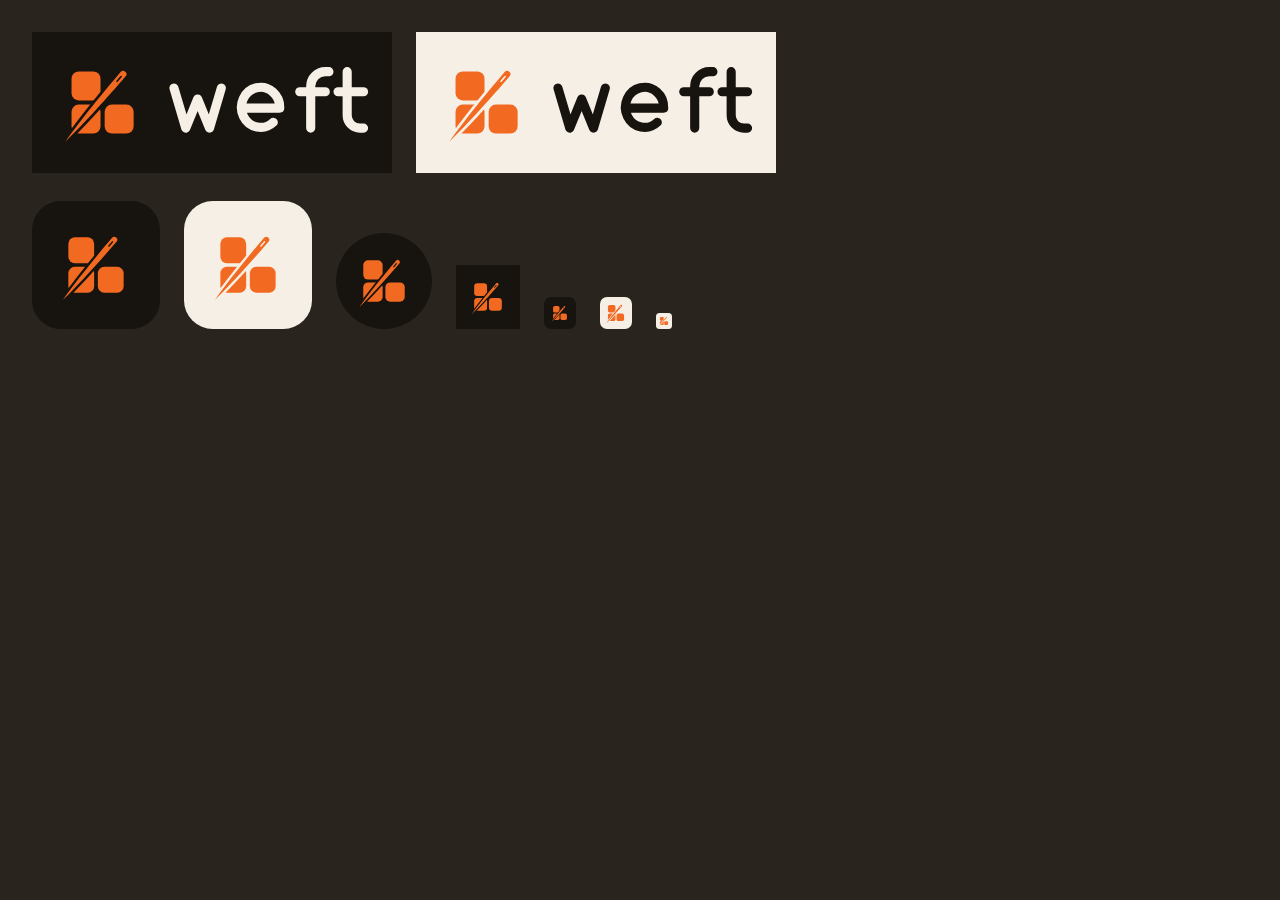
<file: brand/final/preview.html>
<!doctype html><html lang="fr"><head><meta charset="utf-8"><title>Weft — jeu final</title><style>
body{margin:0;padding:32px;background:#2a241f;font:13px -apple-system,sans-serif;color:#9a9087}
.row{display:flex;gap:24px;align-items:end;margin-bottom:28px;flex-wrap:wrap}img{display:block}
.ios{border-radius:22.5%;overflow:hidden}.circle{border-radius:50%;overflow:hidden}
</style></head><body>
<div class="row"><img src="weft-lockup-dark.svg" width="360"><img src="weft-lockup-light.svg" width="360"></div>
<div class="row"><img class="ios" src="weft-icon-dark.svg" width="128"><img class="ios" src="weft-icon-light.svg" width="128"><img class="circle" src="weft-icon-dark.svg" width="96"><img src="weft-icon-dark.svg" width="64"><img class="ios" src="weft-icon-dark.svg" width="32"><img src="weft-favicon.svg" width="32"><img src="weft-favicon.svg" width="16"></div>
</body></html>
</file>
